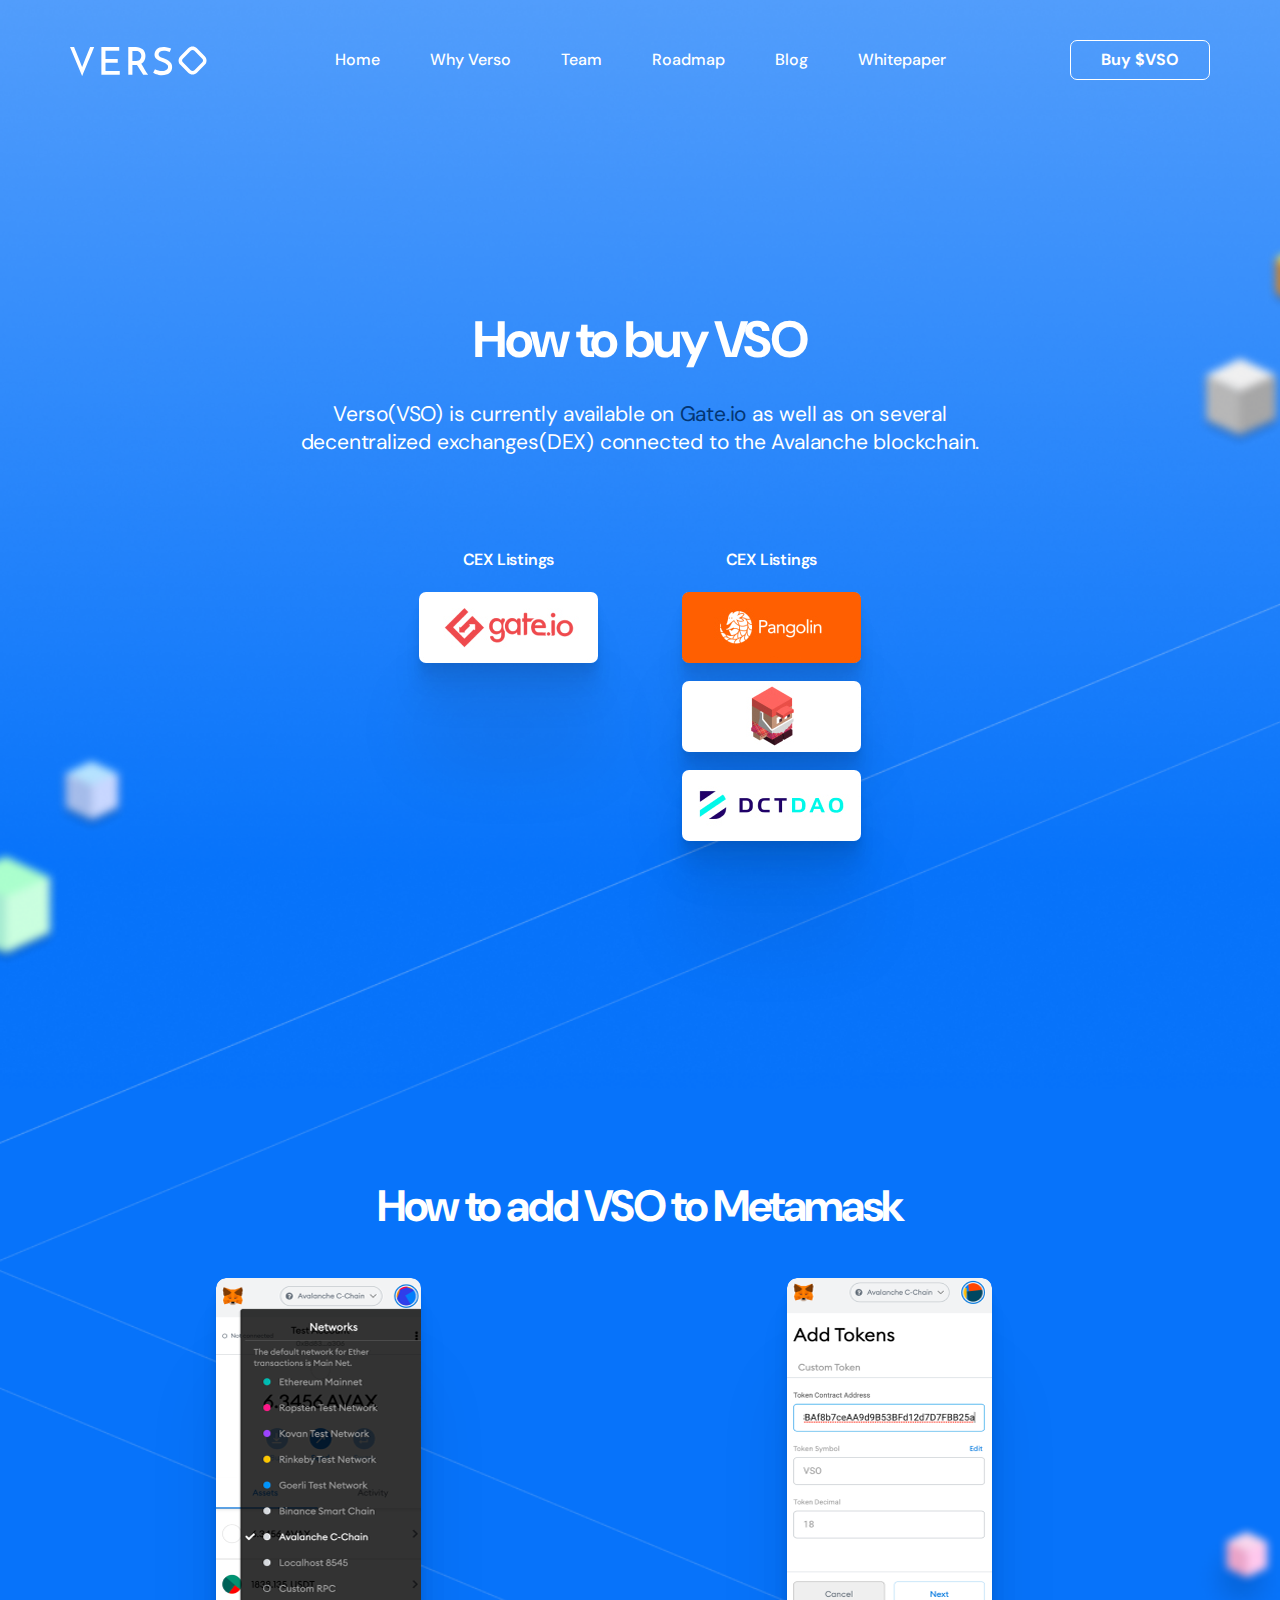
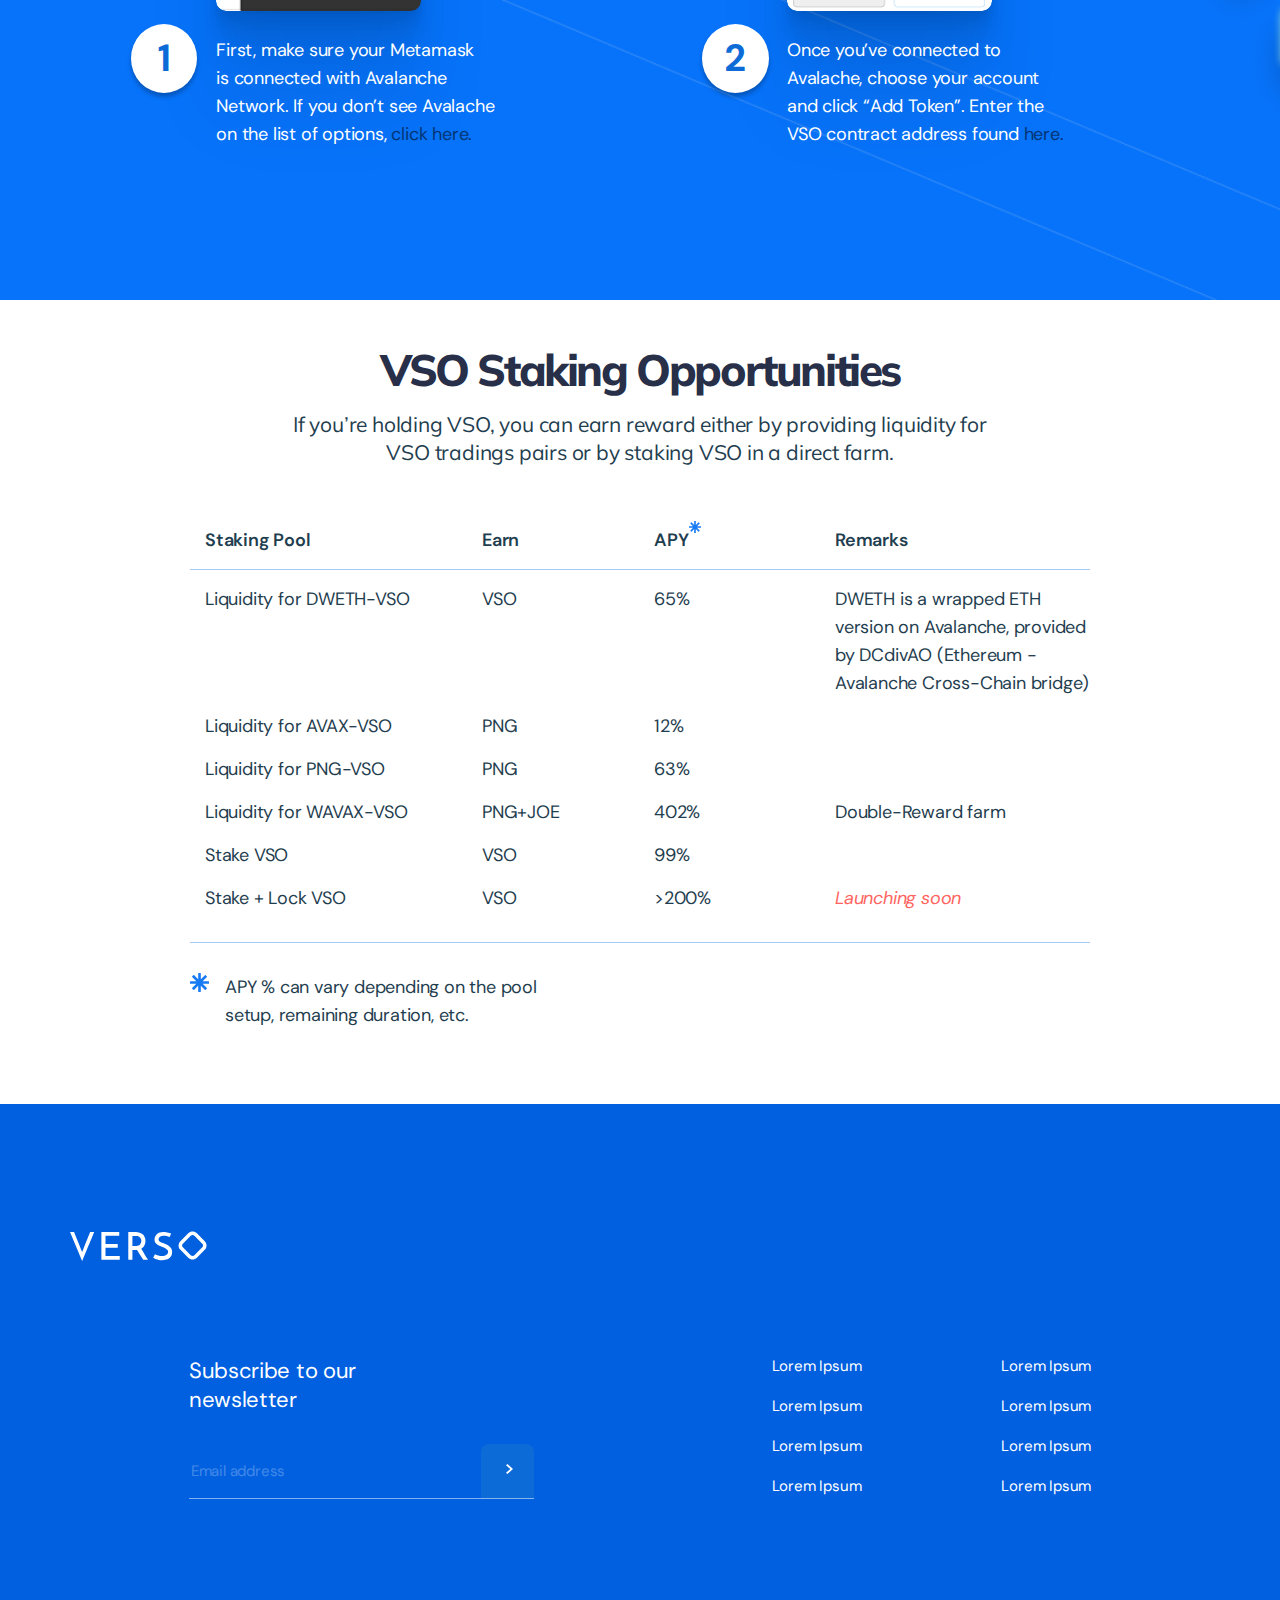
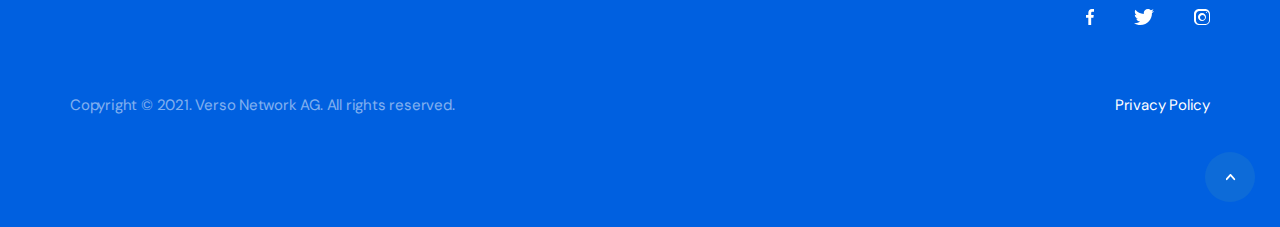
<file: VSO/index.html>
<!DOCTYPE html><html lang="en"><head>
    <meta charset="UTF-8">
    <meta name="viewport" content="width=device-width, initial-scale=1.0">
    <title>VERSO</title>
    <link rel="shortcut icon" type="image/png" href="images/icon.png">
    <link rel="preconnect" href="https://fonts.googleapis.com">
    <link rel="preconnect" href="https://fonts.gstatic.com" crossorigin>
    <link href="https://fonts.googleapis.com/css2?family=DM+Sans:ital,wght@0,400;0,500;0,700;1,400&amp;family=Mulish:wght@400;800&amp;display=swap" rel="stylesheet">
    <link rel="preconnect" href="https://fonts.googleapis.com">
    <link rel="preconnect" href="https://fonts.gstatic.com" crossorigin>
    <link href="https://fonts.googleapis.com/css2?family=Mulish:wght@400;800&amp;display=swap" rel="stylesheet">
    <link rel="stylesheet" href="css/style.css">
</head>

<body>

    <div class="wrappermain">
        <div class="container">
            <header class="header" id="header">
                <a class="logo__link" href="#"><img src="fonts/Logo.svg" alt class="logo"></a>
                <div class="header__btn" id="myDIV" onclick="addmenu()">
                    <span></span>
                </div>
                <nav class="nav ">

                    <ul class="nav__list ">
                        <li class="nav__item ">
                            <a href="# " class="nav__link ">Home</a>
                        </li>
                        <li class="nav__item ">
                            <a href="# " class="nav__link ">Why Verso</a>
                        </li>
                        <li class="nav__item ">
                            <a href="# " class="nav__link ">Team</a>
                        </li>
                        <li class="nav__item ">
                            <a href="# " class="nav__link ">Roadmap</a>
                        </li>
                        <li class="nav__item ">
                            <a href="# " class="nav__link ">Blog</a>
                        </li>
                        <li class="nav__item ">
                            <a href="# " class="nav__link ">Whitepaper</a>
                        </li>
                    </ul>

                </nav>
                <a href="# " class="header__link ">Buy $VSO</a>

                <div id="myDIV " class="rightside-menu ">
                    <a class="logo__link" href="#"><img src="fonts/Logo.svg" alt class="menu__logo"></a>
                    <div class="header__btn-menu" id="myDIV" >
                        <span></span>
                    </div>
                    <div class="rightside-menu__content ">
                        <ul class="rightside-menu__list ">

                            <div class="rightside-menu__list_one ">

                                <li class="rightside-menu__list__item "><a href="header-page/app/app.html " class="rightside-menu__list-link ">Home</a></li>

                                <li class="rightside-menu__list__item "><a href="header-page/document/document.html " class="rightside-menu__list-link ">Why Verso</a></li>

                                <li class="rightside-menu__list__item "><a href="header-page/literature/literature.html " class="rightside-menu__list-link ">Team</a></li>

                                <li class="rightside-menu__list__item "><a href="#wrapper-filter " class="rightside-menu__list-link " onclick="removemenu() ">Roadmap</a></li>

                                <li class="rightside-menu__list__item "><a href="#wrapper-filter " class="rightside-menu__list-link " onclick="removemenu() ">Blog</a></li>

                                <li class="rightside-menu__list__item "><a href="#wrapper-filter " class="rightside-menu__list-link " onclick="removemenu() ">Whitepaper</a></li>

                                <!-- <li class="rightside-menu__list__item "><a href="#wrapper-filter " class="rightside-menu__list-link ">Музыка</a></li> -->


                            </div>

                        </ul>

                    </div>
                </div>


            </header>
    </div>
        <section class="home ">
            <h1 class="home__title ">How to buy VSO</h1>
            <p class="home__subtitle ">Verso(VSO) is currently available on <a href="# " class="link ">Gate.io</a> as well as on several decentralized exchanges(DEX) connected to the Avalanche blockchain.</p>
            <div class="home__inner ">
                <div class="home__box-1 ">
                    <h3 class="home__box-title ">CEX Listings</h3>
                    <img src="images/4.jpg" alt=" " class="home__box-img ">
                </div>
                <div class="home__box-2 ">
                    <h3 class="home__box-title ">CEX Listings</h3>
                    <img src="images/1.jpg" alt=" " class="home__box-img ">
                    <img src="images/2.jpg" alt=" " class="home__box-img ">
                    <img src="images/3.jpg" alt=" " class="home__box-img ">
                </div>
            </div>
        </section>

        <section class="metamask ">
            <div class="container ">
                <div class="metamask__title ">How to add VSO to Metamask</div>
                <div class="metamask__inner ">
                    <div class="metamask__box-1 "> <!-- data-aos="fade-down" data-aos-duration="1500" -->
                        <img src="images/1.png" alt=" " class="metamask__box-img ">
                        <p class="metamask__box-text one ">
                            First, make sure your Metamask <br> is connected with Avalanche <br> Network. If you don’t see Avalache <br> on the list of options, <a class="link " href="# ">click here.</a>
                        </p>
                    </div>
                    <div class="metamask__box-2 "> <!-- data-aos="fade-up" data-aos-duration="1500" -->
                        <img src="images/2.png" alt=" " class="metamask__box-img ">
                        <p class="metamask__box-text too ">
                            Once you’ve connected to <br> Avalache, choose your account <br> and click “Add Token”. Enter the <br> VSO contract address found <a class="link " href="# ">here.</a>
                        </p>
                    </div>
                </div>
            </div>
        </section>

    </div>
    

    <section class="staking ">
        <div class="container ">
            <h2 class="staking__title ">
                VSO Staking Opportunities
            </h2>
            <h3 class="staking__subtitle ">
                If you’re holding VSO, you can earn reward either by providing liquidity for <br> VSO tradings pairs or by staking VSO in a direct farm.
            </h3>
            <div class="table "> <!-- data-aos="zoom-in" data-aos-duration="1300" -->
                <div class="row-one row ">
                    <div class="column-one-one column-title ">Staking Pool</div>
                    <div class="column-one-too column-title ">Earn</div>
                    <div class="column-one-three column-title apy ">APY</div>
                    <div class="column-one-for column-title ">Remarks</div>
                </div>
                <div class="row-too row ">
                    <div class="column-too-one ">Liquidity for DWETH-VSO</div>
                    <div class="column-too-too column-link ">VSO</div>
                    <div class="column-too-three ">65%</div>
                    <div class="column-too-for ">DWETH is a wrapped ETH <br> version on Avalanche, provided <br> by DCdivAO (Ethereum - <br> Avalanche Cross-Chain bridge)</div>
                </div>
                <div class="row-three row ">
                    <div class="column-three-one ">Liquidity for AVAX-VSO</div>
                    <div class="column-three-too column-link ">PNG</div>
                    <div class="column-three-three ">12%</div>
                </div>
                <div class="row-for row ">
                    <div class="column-for-one ">Liquidity for PNG-VSO</div>
                    <div class="column-for-too column-link ">PNG</div>
                    <div class="column-for-three ">63%</div>
                </div>
                <div class="row-fifth row ">
                    <div class="column-fifth-one ">Liquidity for WAVAX-VSO</div>
                    <div class="column-fifth-too column-link ">PNG+JOE</div>
                    <div class="column-fifth-three ">402%</div>
                    <div class="column-fifth-for ">Double-Reward farm</div>
                </div>
                <div class="row-six row ">
                    <div class="column-six-one ">Stake VSO</div>
                    <div class="column-six-too column-link ">VSO</div>
                    <div class="column-six-three ">99%</div>
                </div>
                <div class="row-seven row ">
                    <div class="column-seven-one ">Stake + Lock VSO</div>
                    <div class="column-seven-too column-link ">VSO</div>
                    <div class="column-seven-three ">>200%</div>
                    <div class="column-seven-for for ">Launching soon</div>
                </div>
                <div class="row-eight row ">
                    <div class="column-eight-one ">APY % can vary depending on the pool <br> setup, remaining duration, etc.</div>
                </div>
            </div>
        </div>
    </section>

    <footer class="footer ">
        <div class="container ">
            <a class="logo__link " href="# "><img src="fonts/Logo.svg" alt=" " class="footer__logo "></a>
            <div class="footer__inner ">
                <div class="footer__form ">
                    <h2 class="form__title ">Subscribe to our <br> newsletter</h2>
                    <form class="form ">

                        <input class="form__input" placeholder="Email address" type="text">
                        <button class="form__btn" type="submit"></button>
                        
                    </form>
                </div>
                <div class="footer__content ">
                    <ul class="footer__list ">
                        <li class="footer__item "><a href="# " class="footer__link ">Lorem Ipsum</a></li>
                        <li class="footer__item "><a href="# " class="footer__link ">Lorem Ipsum</a></li>
                        <li class="footer__item "><a href="# " class="footer__link ">Lorem Ipsum</a></li>
                        <li class="footer__item "><a href="# " class="footer__link ">Lorem Ipsum</a></li>
                    </ul>
                    <ul class="footer__list ">
                        <li class="footer__item "><a href="# " class="footer__link ">Lorem Ipsum</a></li>
                        <li class="footer__item "><a href="# " class="footer__link ">Lorem Ipsum</a></li>
                        <li class="footer__item "><a href="# " class="footer__link ">Lorem Ipsum</a></li>
                        <li class="footer__item "><a href="# " class="footer__link ">Lorem Ipsum</a></li>
                    </ul>
                </div>
            </div>
            <div class="footer__social ">
                <a href="# " class="footer__link ">
                    <img src="fonts/facebook.svg" alt=" " class="footer__img ">
                </a>
                <a href="# " class="footer__link ">
                    <img src="fonts/twitter.svg" alt=" " class="footer__img ">
                </a>
                <a href="# " class="footer__link ">
                    <img src="fonts/instagram.svg" alt=" " class="footer__img ">
                </a>
            </div>
            <div class="footer__info ">
                <p class="copyright ">Copyright © 2021. Verso Network AG. All rights reserved.</p>
                <a class="policy ">
                    Privacy Policy
                </a>
            </div>


        </div>
        <div class="footer__up-wrapper ">
            <a class="footer__up " id="up " href="#header ">

            </a>
        </div>
    </footer>







</body></html>
</file>
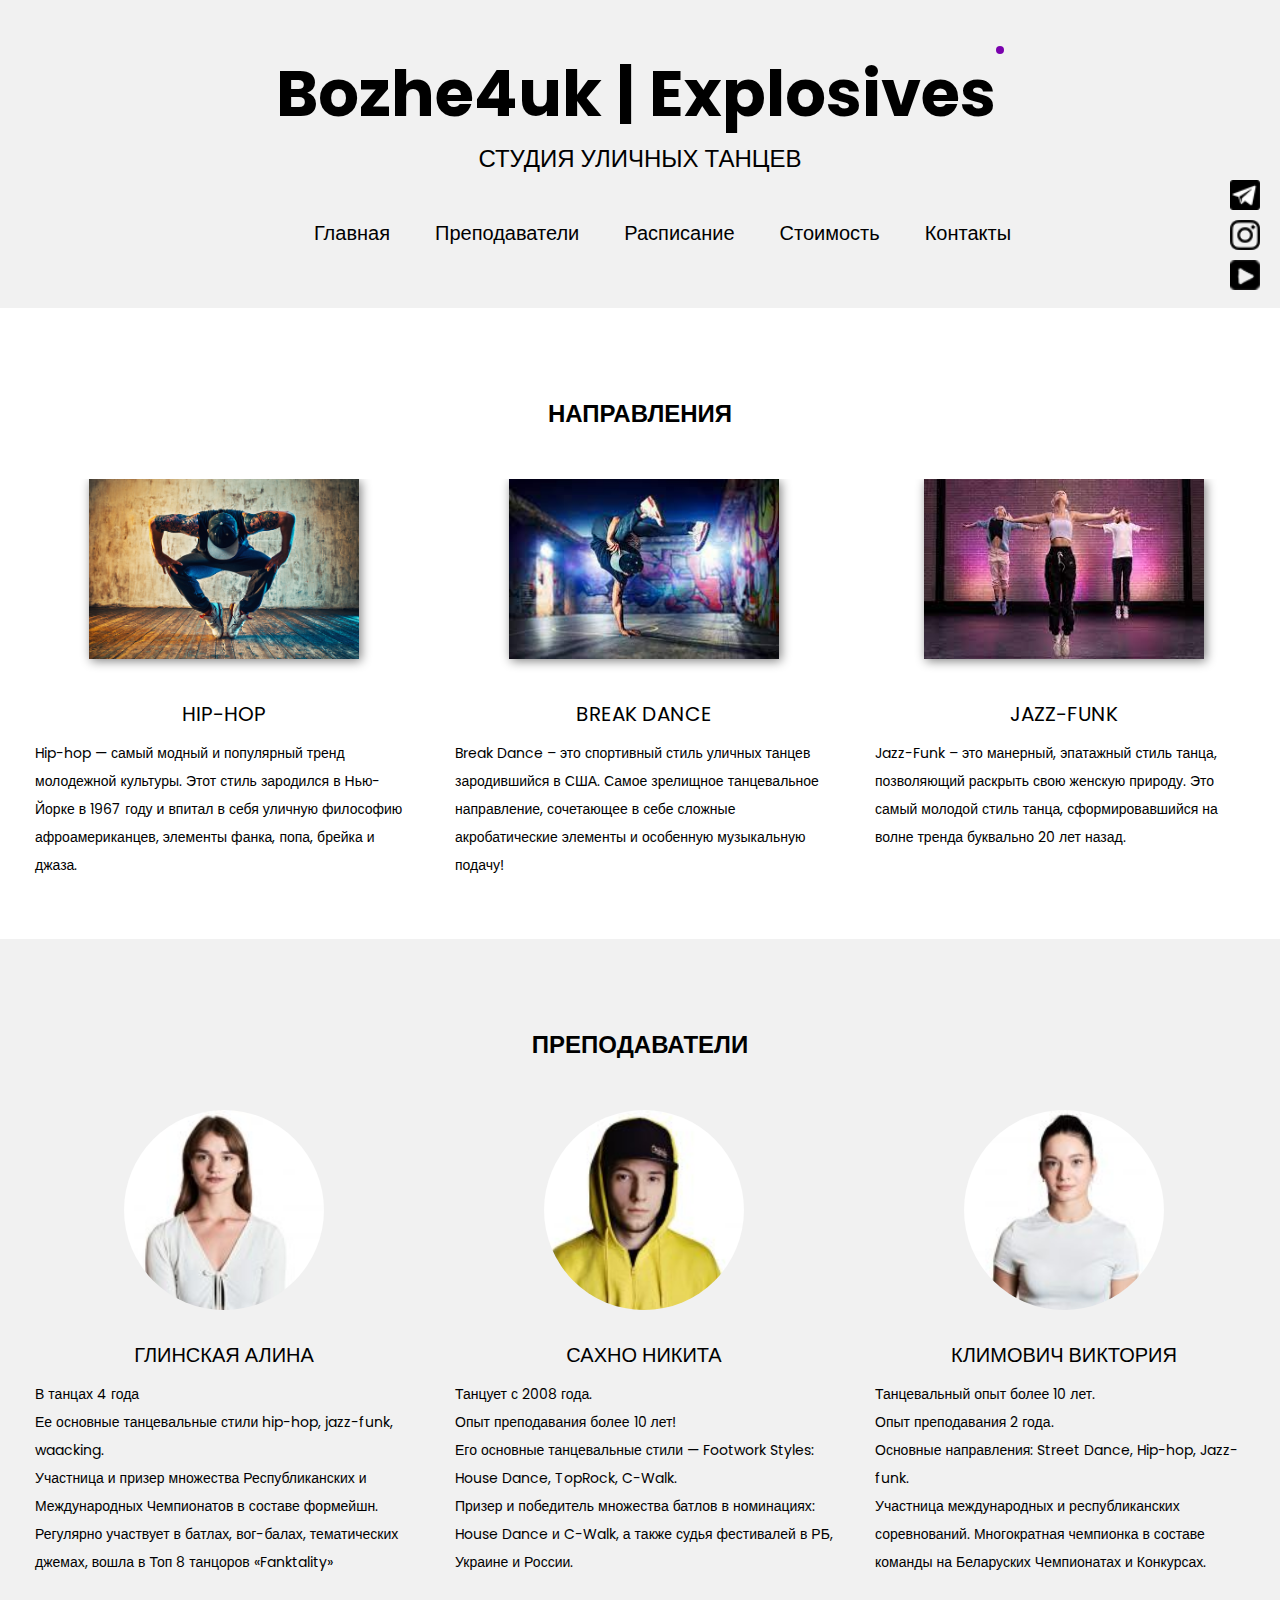
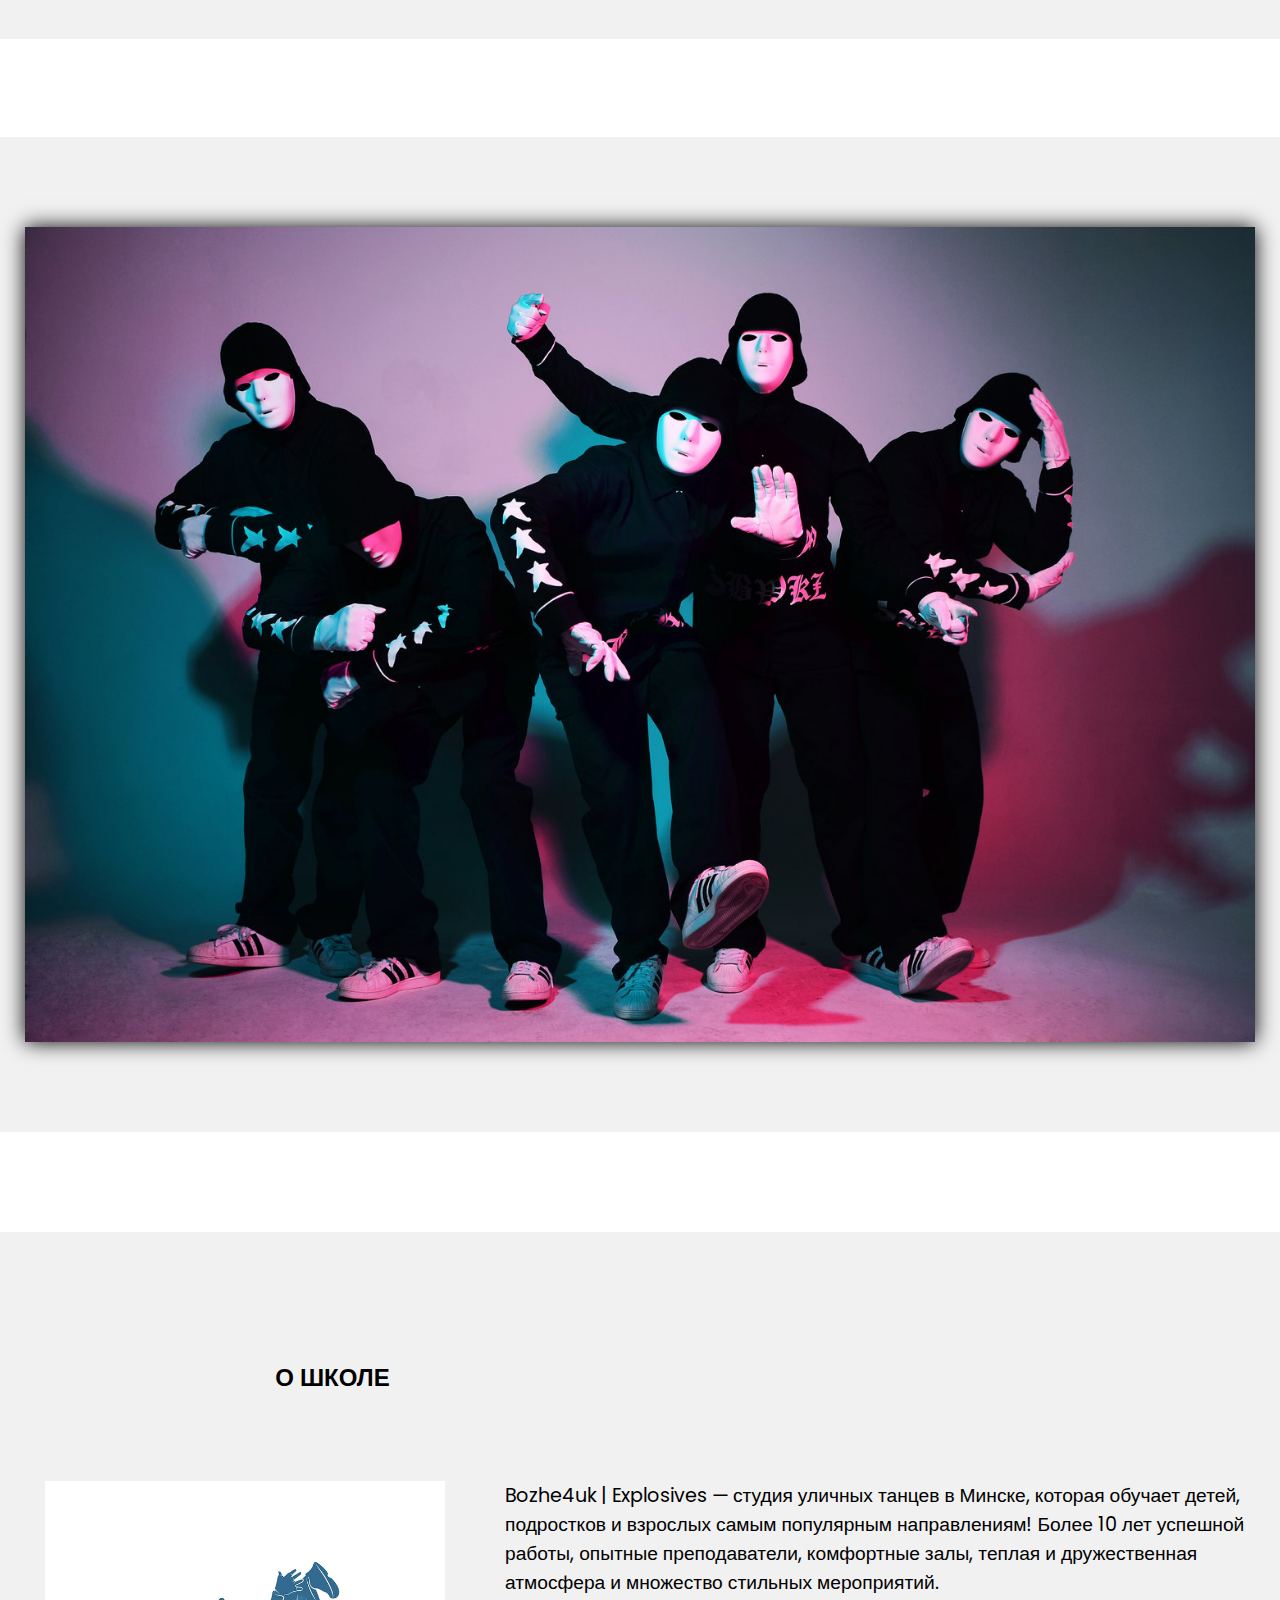
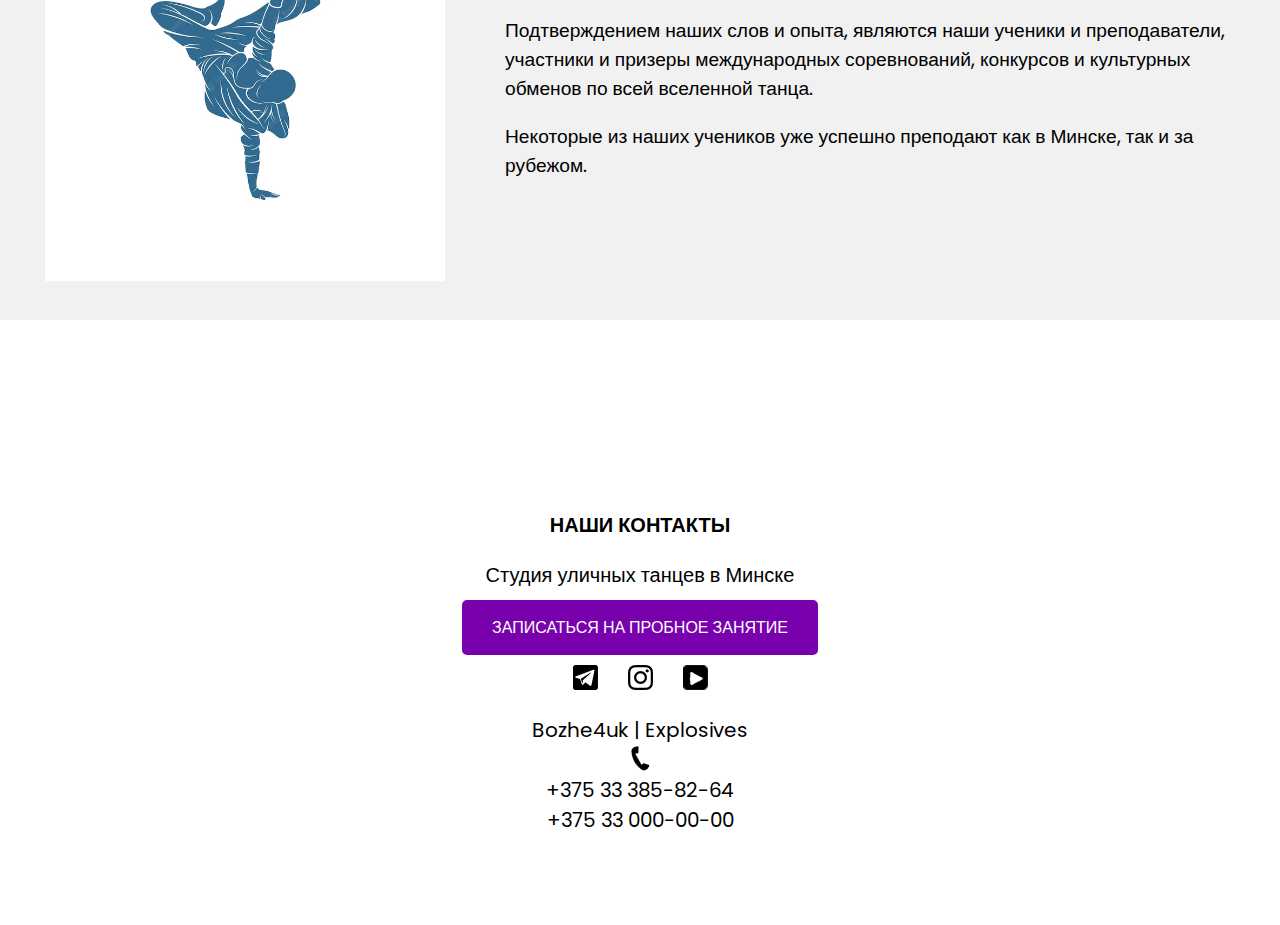
<file: Adaptiv-1lesson/main.html>
<!DOCTYPE html>
<html lang="en">
<head>
    <meta charset="UTF-8">
    <meta http-equiv="X-UA-Compatible" content="IE=edge">
    <meta name="viewport" content="width=device-width, initial-scale=1.0">
    <meta name="description" content="Студия уличных танцев в Минске самые топовые направления: Break Dance, Hip-Hop, Jazz-Funk."> 
    <meta name="Keywords" content="Break Dance, Hip-Hop, Jazz-Funk , Минск , Студия танцев , Танцы">
    <title>Bozhe4uk Explosives</title>
    <link rel="stylesheet" href="css/main.css">
    <link rel="stylesheet" href="css/media.css">
    <link rel="stylesheet" href="css/reset.css">
    <link rel="stylesheet" href="css/popup.css">


    <link rel="apple-touch-icon" sizes="180x180" href="favicons/apple-touch-icon.png">
    <link rel="icon" type="image/png" sizes="32x32" href="favicons/favicon-32x32.png">
    <link rel="icon" type="image/png" sizes="16x16" href="favicons/favicon-16x16.png">
    <link rel="manifest" href="favicons/site.webmanifest">
    <link rel="mask-icon" href="favicons/safari-pinned-tab.svg" color="#000000">
    <meta name="apple-mobile-web-app-title" content="Bozhe4uk |  Explosives">
    <meta name="application-name" content="Bozhe4uk |  Explosives">
    <meta name="msapplication-TileColor" content="#ffffff">
    <meta name="theme-color" content="#ffffff">

</head>
<body>


    <!-- Social network - Социальные сети -->
    <ul class="header__social-list" >
        <li class="header__social-item">
            <a href="#"  class="header__social-link" >
                <i class="fa fa-vk">
                    <img src="./img/icons/a555b8f4feb6863b9ddba0bca9bd1e4d_v.png" alt="Telegram" class="img">
                </i>
            </a>
        </li>
        <li class="header__social-item">
            <a href="https://instagram.com/bozhe4uk?igshid=YmMyMTA2M2Y=" target="_blank" class="header__social-link">
                <i class="fa fa-instagram">
                    <img src="./img/icons/aa315a4d64c006b1751593755b1d95d1_i.png" alt="Instagram" class="img">
                </i>
            </a>
        </li>
        <li class="header__social-item">
            <a href="#" target="_blank" class="header__social-link">
                <i class="fa fa-youtube">
                    <img src="./img/icons/a4c23b115daaaa3f514ac832b5c9e6f5_y.png" alt="Youtube" class="img">
                </i>
            </a>
        </li>
    </ul>

    <!-- Popup - Всплывающее окно -->

    <div class="popap_bg">
        <form class="popap">
            <img src="./img/icons/6065149.png" alt="" class="close-popap">
            <label>
                <input type="text" name="name">
                <div class="label_text">Ваше имя</div>
            </label>

            <label>
                <input type="text" name="name">
                <div class="label_text">Ваш телефон</div>
            </label>

            <label>
               <select >
                <option>Стиль</option>
                <option>Hip-hop</option>
                <option>Break Dance</option>
                <option>Jazz-Funk</option>
                <option>Требуется консультация</option>
               </select>
            </label>
            <button type="submit">Отправить</button>
        </form>
    </div>

    <!-- Header - Шапка -->

    <header class="header">
        <div class="container">
            <!-- Header Logo -->
            <div class="header-logo">
                <a href="#" class="logo"><h1>Bozhe4uk | Explosives</h1></a>
                <a class="logo-ru" href="#">СТУДИЯ УЛИЧНЫХ ТАНЦЕВ</a>
            </div>

            <!-- Header Nav -->
            <div class="header-nav">
                <nav id="nav" class="nav">
                    <ul class="nav-list">
                        <li class="hidden-item"></li>
                        <li class="nav-item"><a href="main.html" class="nav-link">Главная</a></li>
                        <li class="nav-item"><a href="#teachers" class="nav-link">Преподаватели</a></li>
                        <li class="nav-item"><a href="time-table.html" class="nav-link">Расписание</a></li>
                        <li class="nav-item"><a href="price.html" class="nav-link">Стоимость</a></li>
                        <li class="nav-item"><a href="#contacts" class="nav-link">Контакты</a></li>
                    </ul>
                </nav>
                <button id="nav-btn" class="nav-button">
                    <img id="nav-btn-img" src="./img/icons/NAV (1).svg" alt="nav-button">
                </button>
            </div>
        </div>
    </header>

    <!-- Direction - Направления  -->
    
    <section class="direction">
        <div class="container">
            <h3 class="caption">Направления</h3>
            <div class="direction-row">

                <div class="direction-card">
                    <div class="scale">
                        <a href="https://youtu.be/Cj3AV92fJ90?t=73">
                    <img src="./img/people/7a775953285149.592ede3de7dc7.jpg" alt="person" class="direction-card-img">
                        </a>
                    </div>
                    <h3 class="service-card-title"><a href="https://youtu.be/Cj3AV92fJ90?t=73" class="poh-pih">Hip-hop</a></h3>
                   <p>Hip-hop — самый модный и популярный тренд молодежной культуры. Этот стиль зародился в Нью-Йорке в 1967 году и впитал в себя уличную философию афроамериканцев, элементы фанка, попа, брейка и джаза. </p>
                </div>

                <div class="direction-card">
                    <div class="scale">
                        <a href="https://youtu.be/9QgdE9n0ENU">
                    <img src="./img/people/Без названия.jpg" alt="person" class="direction-card-img">
                        </a>
                    </div>
                    <h3 class="service-card-title"><a href="https://youtu.be/9QgdE9n0ENU" class="poh-pih">BREAK DANCE</a></h3>
                   <p>Break Dance – это спортивный стиль уличных танцев зародившийся в США. Самое зрелищное танцевальное направление, сочетающее в себе сложные акробатические элементы и особенную музыкальную подачу!</p>
                </div>


                <div class="direction-card">
                    <div class="scale">
                        <a href="https://youtu.be/lk9EScrWHfY?list=TLPQMDgxMjIwMjKJirjo5lq6dQ">
                    <img src="./img/people/Без названия (1).jpg" alt="person" class="direction-card-img">
                        </a>
                    </div>
                    <h3 class="service-card-title"><a href="https://youtu.be/lk9EScrWHfY?list=TLPQMDgxMjIwMjKJirjo5lq6dQ" class="poh-pih">JAZZ-FUNK</a></h3>
                   <p>Jazz-Funk  – это манерный, эпатажный стиль танца, позволяющий раскрыть свою женскую природу. Это самый молодой стиль танца, сформировавшийся на волне тренда буквально 20 лет назад.  </p>
                </div>

            </div>
        </div>
    </section>

    <!-- Teachers - Преподаватели -->

    <section class="direction direction-grey">
        <div class="container">
            <h3 class="caption" id="teachers">Преподаватели</h3>
            <div class="direction-row">

                <div class="direction-card ">
                    <img src="./img/people/photo_2022-09-15_15-13-02-9-150x150.jpg" alt="person" class="teachers-card-img">
                    <h3 class="service-card-title">ГЛИНСКАЯ АЛИНА</h3>
                   <p>В танцах 4 года <br> Ее основные танцевальные стили hip-hop, jazz-funk, waacking. <br> Участница и призер множества Республиканских и Международных Чемпионатов в составе формейшн. <br> Регулярно участвует в батлах, вог-балах, тематических джемах, вошла в Топ 8 танцоров «Fanktality» <br> </p>
                </div>

                <div class="direction-card">
                    <img src="./img/people/photo_2022-09-15_15-02-08-150x150.jpg" alt="person" class="teachers-card-img">
                    <h3 class="service-card-title">САХНО НИКИТА</h3>
                   <p>Танцует с 2008 года. <br> Опыт преподавания более 10 лет! <br> Его основные танцевальные стили — Footwork Styles: House Dance, TopRock, C-Walk. <br> Призер и победитель множества батлов в номинациях: House Dance и C-Walk, а также судья фестивалей в РБ, Украине и России. </p>
                </div>


                <div class="direction-card">
                    <img src="./img/people/photo_2022-09-15_15-13-02-5-150x150.jpg" alt="person" class="teachers-card-img">
                    <h3 class="service-card-title">КЛИМОВИЧ ВИКТОРИЯ</h3>
                   <p>Танцевальный опыт более 10 лет. <br> Опыт преподавания 2 года. <br> Основные направления:  Street Dance, Hip-hop,  Jazz-funk. <br> Участница международных и республиканских соревнований. Многократная чемпионка в составе команды на Беларуских Чемпионатах и Конкурсах.  </p>
                </div>

            </div>
        </div>
    </section>

    <hr size="100%" color="white">
    <!-- Jabbawockers -->
    <section class="img-dancers-section">
    <div class="container">
        <div class="img-dancers">
            <a href="https://youtu.be/SBTYRrsUWgA">
            <img src="./img/people/JBB_2513.jpg" alt="dancers" class="dancers">
            </a>
        </div>
    </div>
    </section>

    <!-- О нас  -->

    <section class="about_school">
        <div class="container">
            <div class="about-shool-row">
                <h3 class="caption">О школе</h3>
            </div>
            <div class="about-school-img">
                <img class="about-school-picture" src="./img/header/dancer-hip-hop-design-vector-template-street-dancer-silhouette-vector-illustration-break-dance-jazz-funk-rap-freestyle_647432-150.webp" alt="">
            </div>
        <div class="about-school-content">
            <div class="about-school-text">
                <p class="text-about-as">Bozhe4uk | Explosives  —  студия уличных танцев в Минске, которая обучает детей, подростков и взрослых самым популярным направлениям! Более 10 лет успешной работы, опытные преподаватели, комфортные залы, теплая и дружественная атмосфера и множество стильных мероприятий.</p>
                <p >Подтверждением наших слов и опыта, являются наши ученики и преподаватели, участники и призеры международных соревнований, конкурсов и культурных обменов по всей вселенной танца.</p>
                <p >Некоторые из наших учеников уже успешно преподают как в Минске, так и за рубежом.</p>
            </div>
        </div>
        </div>
    </section>

    <!-- ................. -->


    <footer class="contacts">
        <div class="container">
            <div class="contacts-title">
                <h2 class="title-1">Наши контакты</h2>
            </div>
            <div class="contactacts-content">
                <p >Студия уличных танцев в Минске</p>
            </div>
            <div class="contacts-btn">
                <a href="#!" class="btn open-popap"><p class="btn-text" id="contacts">Записаться на пробное занятие</p></a>
            </div>
            <div class="contacts-social">
                <a href="#!"><img src="./img/icons/a555b8f4feb6863b9ddba0bca9bd1e4d_v.png" alt="Telegram"></a>
                <a href="https://instagram.com/bozhe4uk?igshid=YmMyMTA2M2Y="><img src="./img/icons/aa315a4d64c006b1751593755b1d95d1_i.png" alt="Instagram"></a>
                <a href="#!"><img src="./img/icons/a4c23b115daaaa3f514ac832b5c9e6f5_y.png" alt="Youtube"></a>
            </div>

            <div class="">
                <a href="#" class="end-logo">Bozhe4uk | Explosives</a>
                  <div class="">
                    <img src="./img/icons/cc59f40fb33df2713f601dd2d5f42aeb_555.png" alt="Phone">
                    <div class=""> 
                        +375 33 385-82-64<br>+375 33 000-00-00<br> 
                    </div> 
                </div> 
            </div>
        </div>
    </footer>
    <script src="main.js"></script>
    <script src="script.js"></script>
</body>
</html>
</file>
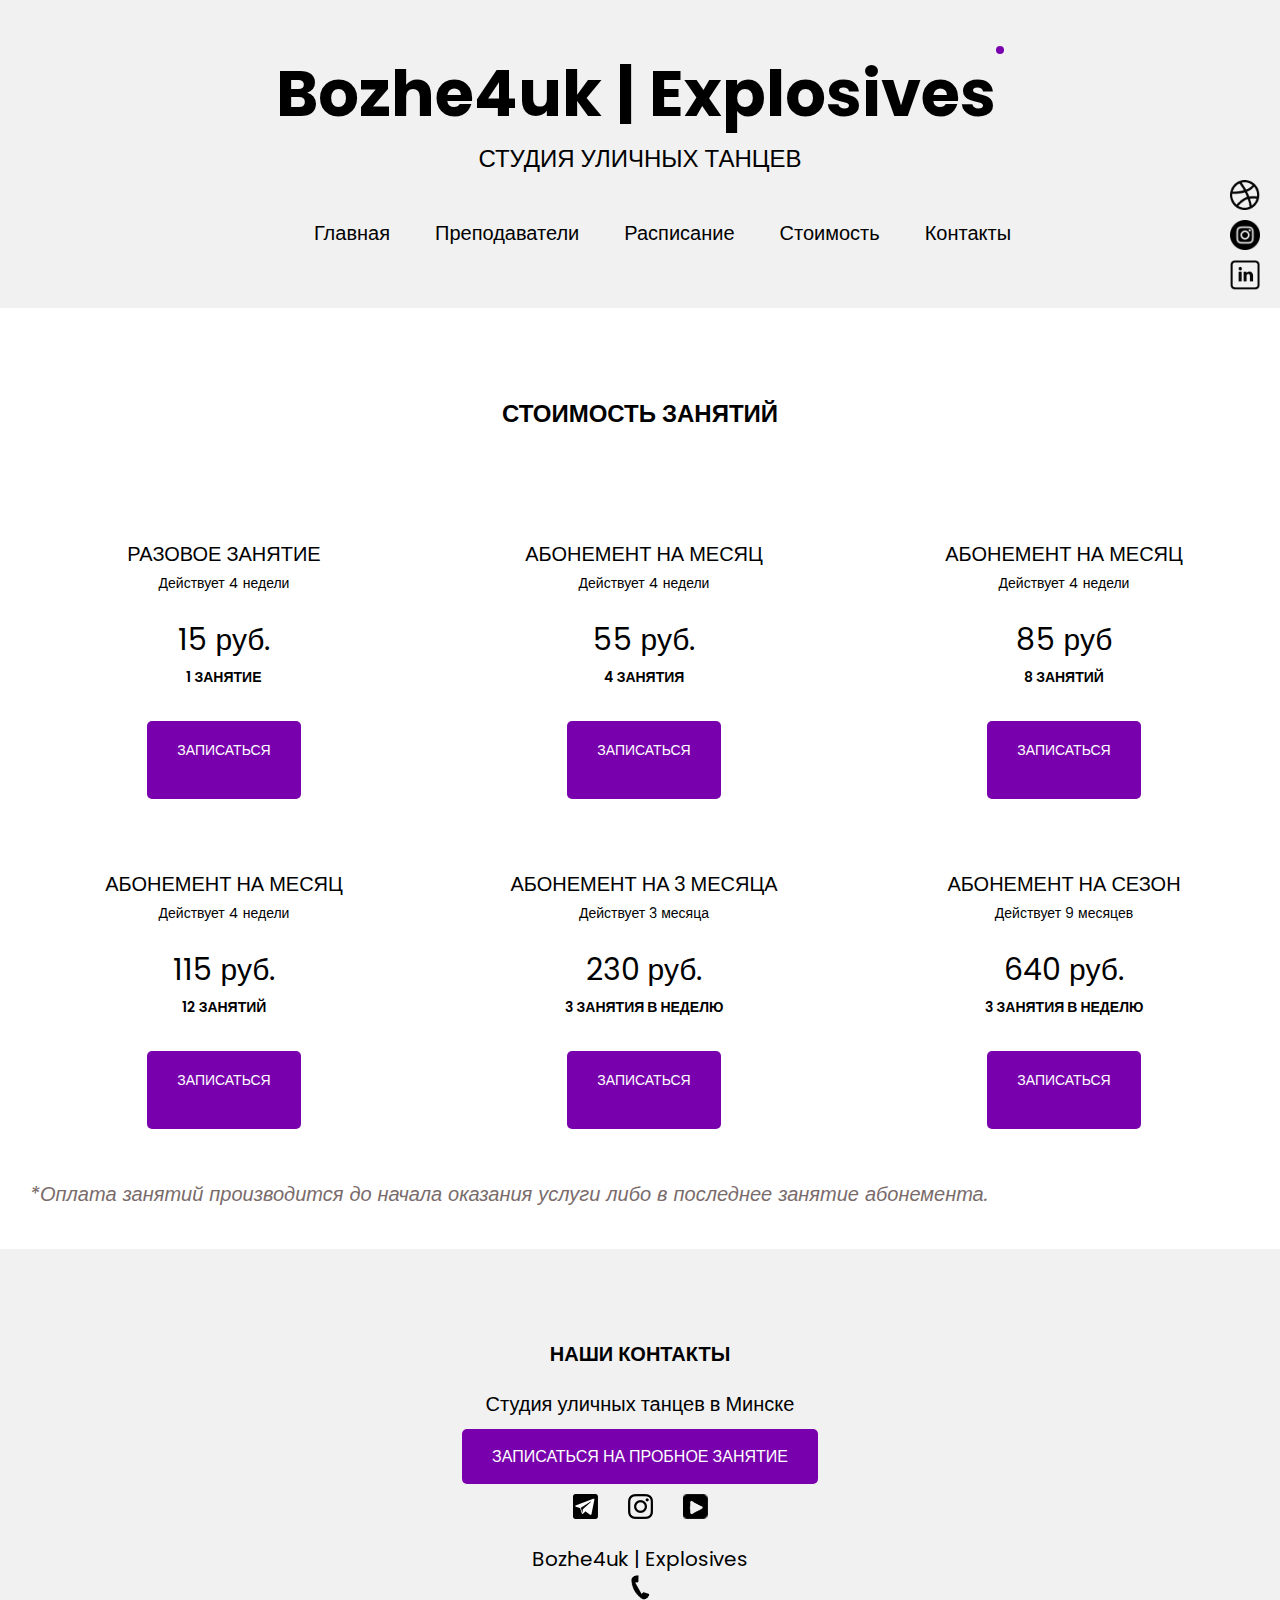
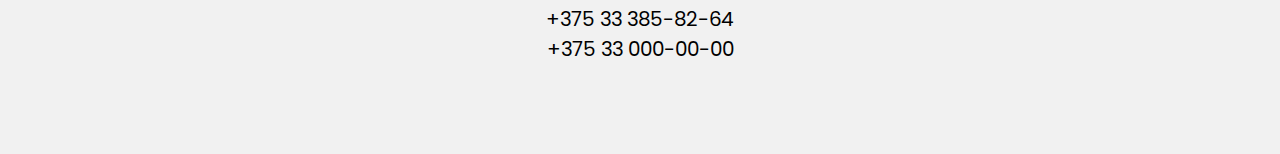
<file: Adaptiv-1lesson/price.html>
<!DOCTYPE html>
<html lang="en">
<head>
    <meta charset="UTF-8">
    <meta http-equiv="X-UA-Compatible" content="IE=edge">
    <meta name="viewport" content="width=device-width, initial-scale=1.0">
    <meta name="description" content="Студия уличных танцев в Минске самые топовые направления: Break Dance, Hip-Hop, Jazz-Funk."> 
    <meta name="Keywords" content="Break Dance, Hip-Hop, Jazz-Funk , Минск , Студия танцев , Танцы">
    <title>Bozhe4uk Explosives</title>
    <link rel="stylesheet" href="css/main.css">
    <link rel="stylesheet" href="css/media.css">
    <link rel="stylesheet" href="css/reset.css">
    <link rel="stylesheet" href="css/popup.css">
    <link rel="stylesheet" href="./css/price.css">


    <link rel="apple-touch-icon" sizes="180x180" href="favicons/apple-touch-icon.png">
    <link rel="icon" type="image/png" sizes="32x32" href="favicons/favicon-32x32.png">
    <link rel="icon" type="image/png" sizes="16x16" href="favicons/favicon-16x16.png">
    <link rel="manifest" href="favicons/site.webmanifest">
    <link rel="mask-icon" href="favicons/safari-pinned-tab.svg" color="#000000">
    <meta name="apple-mobile-web-app-title" content="Bozhe4uk |  Explosives">
    <meta name="application-name" content="Bozhe4uk |  Explosives">
    <meta name="msapplication-TileColor" content="#ffffff">
    <meta name="theme-color" content="#ffffff">

</head>
<body>


    <!-- Social network - Социальные сети -->
    <ul class="header__social-list" >
        <li class="header__social-item">
            <a href="#" target="_blank" class="header__social-link" >
                <i class="fa fa-vk">
                    <img src="./img/icons/surface1 7 (1).png" alt="Dribble" class="img">
                </i>
            </a>
        </li>
        <li class="header__social-item">
            <a href="https://instagram.com/bozhe4uk?igshid=YmMyMTA2M2Y="  class="header__social-link">
                <i class="fa fa-instagram">
                    <img src="./img/icons/free-icon-instagram-1384015 (1).png" alt="Instagram" class="img">
                </i>
            </a>
        </li>
        <li class="header__social-item">
            <a href="#" target="_blank" class="header__social-link">
                <i class="fa fa-youtube">
                    <img src="./img/icons/Group 2 (1).png" alt="Linkedin" class="img">
                </i>
            </a>
        </li>
    </ul>

    <!-- Popup - Всплывающее окно -->

    <div class="popap_bg">
        <form class="popap">
            <img src="./img/icons/6065149.png" alt="" class="close-popap">
            <label>
                <input type="text" name="name">
                <div class="label_text">Ваше имя</div>
            </label>

            <label>
                <input type="text" name="name">
                <div class="label_text">Ваш телефон</div>
            </label>

            <label>
               <select >
                <option>Стиль</option>
                <option>Street Dance</option>
                <option>Break Dance</option>
                <option>Jazz-Funk</option>
                <option>Требуется консультация</option>
               </select>
            </label>
            <button type="submit">Отправить</button>
        </form>
    </div>

    <!-- Header - Шапка -->

    <header class="header">
        <div class="container">
            <!-- Header Logo -->
            <div class="header-logo">
                <a href="#" class="logo"><h1>Bozhe4uk | Explosives</h1></a>
                <a class="logo-ru" href="#">СТУДИЯ УЛИЧНЫХ ТАНЦЕВ</a>
            </div>

            <!-- Header Nav -->
            <div class="header-nav">
                <nav id="nav" class="nav">
                    <ul class="nav-list">
                        <li class="hidden-item"></li>
                        <li class="nav-item"><a href="main.html" class="nav-link">Главная</a></li>
                        <li class="nav-item"><a href="main.html#teachers" class="nav-link">Преподаватели</a></li>
                        <li class="nav-item"><a href="time-table.html" class="nav-link">Расписание</a></li>
                        <li class="nav-item"><a href="price.html" class="nav-link">Стоимость</a></li>
                        <li class="nav-item"><a href="#contacts" class="nav-link">Контакты</a></li>
                    </ul>
                </nav>
                <button id="nav-btn" class="nav-button">
                    <img id="nav-btn-img" src="./img/icons/NAV (1).svg" alt="nav-button">
                </button>
            </div>
        </div>
    </header>

    <!-- Price  -->
    
    <section class="direction direction-price">
        <div class="container">
            <h3 class="caption">СТОИМОСТЬ ЗАНЯТИЙ</h3>
            <div class="direction-row">

                <div class="direction-card">
                 <h3 class="price-card-title">РАЗОВОЕ ЗАНЯТИЕ</h3>
                 <p class="price-card-text">Действует 4 недели</p>
                 <div class="price-card">
                    <span class="value">
                        15 руб.
                    </span>
                 </div>
                 <p class="title-1">1 занятие</p>
                 <div class="contacts-btn">
                    <a href="#!" class="btn open-popap"><p class="btn-text" id="contacts">Записаться</p></a>
                </div>
                </div>

              
                <div class="direction-card">
                    <h3 class="price-card-title">АБОНЕМЕНТ НА МЕСЯЦ</h3>
                    <p class="price-card-text">Действует 4 недели</p>
                    <div class="price-card">
                       <span class="value">
                        55 руб.
                       </span>
                    </div>
                    <p class="title-1">4 занятия</p>
                    <div class="contacts-btn">
                       <a href="#!" class="btn open-popap"><p class="btn-text" id="contacts">Записаться</p></a>
                   </div>
                   </div>


               
                   <div class="direction-card">
                    <h3 class="price-card-title">АБОНЕМЕНТ НА МЕСЯЦ</h3>
                    <p class="price-card-text">Действует 4 недели</p>
                    <div class="price-card">
                       <span class="value">
                        85 руб
                       </span>
                    </div>
                    <p class="title-1">8 занятий</p>
                    <div class="contacts-btn">
                       <a href="#!" class="btn open-popap"><p class="btn-text" id="contacts">Записаться</p></a>
                   </div>
                   </div>


                   
                <div class="direction-card">
                    <h3 class="price-card-title">АБОНЕМЕНТ НА МЕСЯЦ</h3>
                    <p class="price-card-text">Действует 4 недели</p>
                    <div class="price-card">
                       <span class="value">
                        115 руб.
                       </span>
                    </div>
                    <p class="title-1">12 занятий</p>
                    <div class="contacts-btn">
                       <a href="#!" class="btn open-popap"><p class="btn-text" id="contacts">Записаться</p></a>
                   </div>
                   </div>


                   
                <div class="direction-card">
                    <h3 class="price-card-title">АБОНЕМЕНТ НА 3 МЕСЯЦА</h3>
                    <p class="price-card-text">Действует 3 месяца</p>
                    <div class="price-card">
                       <span class="value">
                        230 руб.
                       </span>
                    </div>
                    <p class="title-1">3 занятия в неделю</p>
                    <div class="contacts-btn">
                       <a href="#!" class="btn open-popap"><p class="btn-text" id="contacts">Записаться</p></a>
                   </div>
                   </div>


                   
                <div class="direction-card">
                    <h3 class="price-card-title">АБОНЕМЕНТ НА СЕЗОН</h3>
                    <p class="price-card-text">Действует 9 месяцев</p>
                    <div class="price-card">
                       <span class="value">
                        640 руб.
                       </span>
                    </div>
                    <p class="title-1">3 занятия в неделю</p>
                    <div class="contacts-btn">
                       <a href="#!" class="btn open-popap"><p class="btn-text" id="contacts">Записаться</p></a>
                   </div>
                   </div>
                   <p class="oplata">*Оплата занятий производится до начала оказания услуги либо в последнее занятие абонемента.</p>
            </div>
        </div>
    </section>

    <!-- ................. -->


    <footer class="contacts">
        <div class="container">
            <div class="contacts-title">
                <h2 class="title-1">Наши контакты</h2>
            </div>
            <div class="contactacts-content">
                <p >Студия уличных танцев в Минске</p>
            </div>
            <div class="contacts-btn">
                <a href="#!" class="btn open-popap"><p class="btn-text" id="contacts">ЗАПИСАТЬСЯ НА ПРОБНОЕ ЗАНЯТИЕ</p></a>
            </div>
            <div class="contacts-social">
                <a href="#!"><img src="./img/icons/a555b8f4feb6863b9ddba0bca9bd1e4d_v.png" alt="Telegram"></a>
                <a href="https://instagram.com/bozhe4uk?igshid=YmMyMTA2M2Y="><img src="./img/icons/aa315a4d64c006b1751593755b1d95d1_i.png" alt="Instagram"></a>
                <a href="#!"><img src="./img/icons/a4c23b115daaaa3f514ac832b5c9e6f5_y.png" alt="Youtube"></a>
            </div>

            <div class="">
                <a href="#" class="end-logo">Bozhe4uk | Explosives</a>
                  <div class="">
                    <img src="./img/icons/cc59f40fb33df2713f601dd2d5f42aeb_555.png" alt="Phone">
                    <div class=""> 
                        +375 33 385-82-64<br>+375 33 000-00-00<br> 
                    </div> 
                </div> 
            </div>
        </div>
    </footer>
    <script src="main.js"></script>
    <script src="script.js"></script>
</body>
</html>
</file>
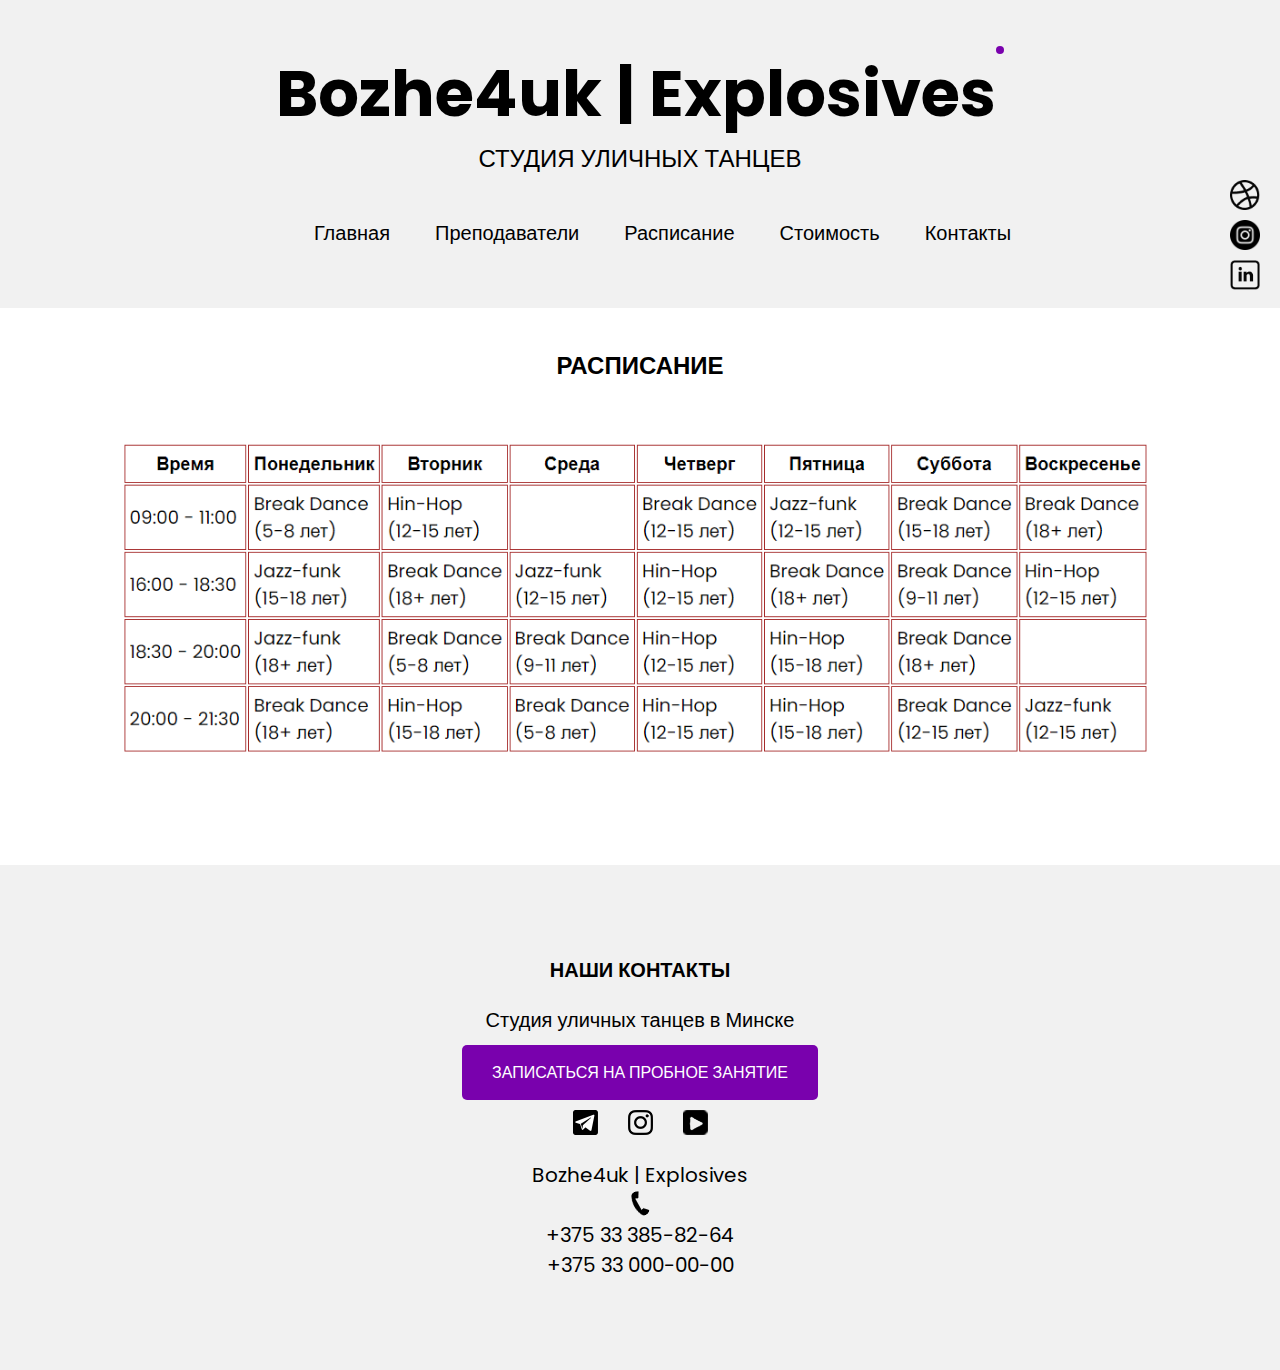
<file: Adaptiv-1lesson/time-table.html>
<!DOCTYPE html>
<html lang="en">
<head>
    <meta charset="UTF-8">
    <meta http-equiv="X-UA-Compatible" content="IE=edge">
    <meta name="viewport" content="width=device-width, initial-scale=1.0">
    <meta name="description" content="Студия уличных танцев в Минске самые топовые направления: Break Dance, Hip-Hop, Jazz-Funk."> 
    <meta name="Keywords" content="Break Dance, Hip-Hop, Jazz-Funk , Минск , Студия танцев , Танцы">
    <title>Bozhe4uk Explosives</title>
    <link rel="stylesheet" href="css/main.css">
    <link rel="stylesheet" href="css/media.css">
    <link rel="stylesheet" href="css/reset.css">
    <link rel="stylesheet" href="css/popup.css">
    <link rel="stylesheet" href="css/price.css">


    <link rel="apple-touch-icon" sizes="180x180" href="favicons/apple-touch-icon.png">
    <link rel="icon" type="image/png" sizes="32x32" href="favicons/favicon-32x32.png">
    <link rel="icon" type="image/png" sizes="16x16" href="favicons/favicon-16x16.png">
    <link rel="manifest" href="favicons/site.webmanifest">
    <link rel="mask-icon" href="favicons/safari-pinned-tab.svg" color="#000000">
    <meta name="apple-mobile-web-app-title" content="Bozhe4uk |  Explosives">
    <meta name="application-name" content="Bozhe4uk |  Explosives">
    <meta name="msapplication-TileColor" content="#ffffff">
    <meta name="theme-color" content="#ffffff">

</head>
<body>


    <!-- Social network - Социальные сети -->
    <ul class="header__social-list" >
        <li class="header__social-item">
            <a href="#" class="header__social-link" >
                <i class="fa fa-vk">
                    <img src="./img/icons/surface1 7 (1).png" alt="Dribble" class="img">
                </i>
            </a>
        </li>
        <li class="header__social-item">
            <a href="https://instagram.com/bozhe4uk?igshid=YmMyMTA2M2Y=" target="_blank" class="header__social-link">
                <i class="fa fa-instagram">
                    <img src="./img/icons/free-icon-instagram-1384015 (1).png" alt="Instagram" class="img">
                </i>
            </a>
        </li>
        <li class="header__social-item">
            <a href="#" target="_blank" class="header__social-link">
                <i class="fa fa-youtube">
                    <img src="./img/icons/Group 2 (1).png" alt="Linkedin" class="img">
                </i>
            </a>
        </li>
    </ul>

    <!-- Popup - Всплывающее окно -->

    <div class="popap_bg">
        <form class="popap">
            <img src="./img/icons/6065149.png" alt="" class="close-popap">
            <label>
                <input type="text" name="name">
                <div class="label_text">Ваше имя</div>
            </label>

            <label>
                <input type="text" name="name">
                <div class="label_text">Ваш телефон</div>
            </label>

            <label>
               <select >
                <option>Стиль</option>
                <option>Street Dance</option>
                <option>Break Dance</option>
                <option>Jazz-Funk</option>
                <!-- <option>Требуется консультация</option> -->
               </select>
            </label>
            <button type="submit">Отправить</button>
        </form>
    </div>

    <!-- Header - Шапка -->

    <header class="header">
        <div class="container">
            <!-- Header Logo -->
            <div class="header-logo">
                <a href="#" class="logo"><h1>Bozhe4uk | Explosives</h1></a>
                <a class="logo-ru" href="#">СТУДИЯ УЛИЧНЫХ ТАНЦЕВ</a>
            </div>

            <!-- Header Nav -->
            <div class="header-nav">
                <nav id="nav" class="nav">
                    <ul class="nav-list">
                        <li class="hidden-item"></li>
                        <li class="nav-item"><a href="main.html" class="nav-link">Главная</a></li>
                        <li class="nav-item"><a href="main.html" class="nav-link">Преподаватели</a></li>
                        <li class="nav-item"><a href="time-table.html" class="nav-link">Расписание</a></li>
                        <li class="nav-item"><a href="price.html" class="nav-link">Стоимость</a></li>
                        <li class="nav-item"><a href="#contacts" class="nav-link">Контакты</a></li>
                    </ul>
                </nav>
                <button id="nav-btn" class="nav-button">
                    <img id="nav-btn-img" src="./img/icons/NAV (1).svg" alt="nav-button">
                </button>
            </div>
        </div>
    </header>

    <!-- Расписание  -->
    <section class="direction direction-time">
        <div class="container-time">
            <h3 class="caption-time-table">Расписание</h3>
            <div class="time-table-img">
                <img src="203241.png" class="work-time" alt="">
            </div>
        </div>
    </section>
  

    <!-- ................. -->


    <footer class="contacts">
        <div class="container">
            <div class="contacts-title">
                <h2 class="title-1">Наши контакты</h2>
            </div>
            <div class="contactacts-content">
                <p>Студия уличных танцев в Минске</p>
            </div>
            <div class="contacts-btn">
                <a href="#!" class="btn open-popap"><p class="btn-text" id="contacts">Записаться на пробное занятие</p></a>
            </div>
            <div class="contacts-social">
                <a href="#!"><img src="./img/icons/a555b8f4feb6863b9ddba0bca9bd1e4d_v.png" alt="Telegram"></a>
                <a href="https://instagram.com/bozhe4uk?igshid=YmMyMTA2M2Y="><img src="./img/icons/aa315a4d64c006b1751593755b1d95d1_i.png" alt="Instagram"></a>
                <a href="#!"><img src="./img/icons/a4c23b115daaaa3f514ac832b5c9e6f5_y.png" alt="Youtube"></a>
            </div>

            <div class="">
                <a href="#" class="end-logo">Bozhe4uk | Explosives</a>
                  <div class="">
                    <img src="./img/icons/cc59f40fb33df2713f601dd2d5f42aeb_555.png" alt="Phone">
                    <div class=""> 
                        +375 33 385-82-64<br>+375 33 000-00-00<br> 
                    </div> 
                </div> 
            </div>
        </div>
    </footer>
    <script src="main.js"></script>
    <script src="script.js"></script>
</body>
</html>








       <!-- <table class="time-table">
        
                <tr class="time time-days">
                    <th>Время</th>
                    <th>Понедельник</th>
                    <th>Вторник</th>
                    <th>Среда</th>
                    <th>Четверг</th>
                    <th>Пятница</th>
                    <th>Суббота</th>
                    <th>Воскресенье</th>
                </tr>
        
                <tr class="time">
                    <td>09:00 - 11:00</td>
                    <td>Break Dance <br>(5-8 лет)</td>
                    <td>Hin-Hop <br>(12-15 лет)</td>
                    <td></td>
                    <td>Break Dance <br>(12-15 лет)</td>
                    <td>Jazz-funk <br>(12-15 лет)</td>
                    <td>Break Dance <br> (15-18 лет)</td>
                    <td>Break Dance <br> (18+ лет)</td>
                </tr>
        
                <tr class="time">
                    <td>16:00 - 18:30</td>
                    <td>Jazz-funk <br> (15-18 лет)</td>
                    <td>Break Dance <br> (18+ лет)</td>
                    <td>Jazz-funk <br> (12-15 лет)</td>
                    <td>Hin-Hop <br> (12-15 лет)</td>
                    <td>Break Dance <br> (18+ лет)</td>
                    <td>Break Dance <br> (9-11 лет)</td>
                    <td>Hin-Hop <br> (12-15 лет)</td>
                </tr>
                <tr class="time">
                    <td>18:30 - 20:00</td>
                    <td>Jazz-funk <br> (18+ лет)</td>
                    <td>Break Dance <br> (5-8 лет)</td>
                    <td>Break Dance <br> (9-11 лет)</td>
                    <td>Hin-Hop <br> (12-15 лет)</td>
                    <td>Hin-Hop <br> (15-18 лет)</td>
                    <td>Break Dance <br> (18+ лет)</td>
                    <td></td>
                </tr>
                <tr class="time">
                    <td>20:00 - 21:30</td>
                    <td>Break Dance <br>(18+ лет)</td>
                    <td>Hin-Hop <br>(15-18 лет)</td>
                    <td>Break Dance <br>(5-8 лет)</td>
                    <td>Hin-Hop <br> (12-15 лет)</td>
                    <td>Hin-Hop <br>(15-18 лет)</td>
                    <td>Break Dance <br>(12-15 лет)</td>
                    <td>Jazz-funk <br>(12-15 лет)</td>
                </tr>
        
            </table> -->
</file>
<file: VSO/css/style.css>
html {
    -webkit-box-sizing: border-box;
    box-sizing: border-box
}
*, *::after, *::before {
    -webkit-box-sizing: inherit;
    box-sizing: inherit
}
ul[class], ol[class] {
    padding: 0;
}
body, h1, h2, h3, h4, h5, h6, p, ul, ol, li, figure, figcaption, blockquote, dl, dd {
    margin: 0;
}
ul[class] {
    list-style: none
}
img {
    max-width: 100%;
    display: block
}
input, button, textarea, select {
    font: inherit
}
a {
    text-decoration: none
}
html, body {
    height: 100%;
    color: #fff;
    font-family: 'DM Sans', sans-serif;
    font-size: 15px;
    line-height: 20px;
    font-weight: 400;
    max-width: 100%
}
.wrapper {
    display: -webkit-box;
    display: -ms-flexbox;
    display: flex;
    -webkit-box-orient: vertical;
    -webkit-box-direction: normal;
    -ms-flex-direction: column;
    flex-direction: column;
    min-height: 100%
}
.main {
    -webkit-box-flex: 1;
    -ms-flex: 1 0 auto;
    flex: 1 0 auto
}
.footer {
    -webkit-box-flex: 0;
    -ms-flex: 0 0 auto;
    flex: 0 0 auto
}
.container {
    max-width: 1170px;
    margin: 0 auto;
    padding: 0 15px
}
img {
    max-width: 100%
}
tr {
    vertical-align: baseline
}
.wrappermain {
    background: url("../images/home.png");
    background-repeat: no-repeat;
    background-size: cover;
    background-position: top center;
    min-height: 1900px;
    color: #fff
}
.header {
    display: -webkit-box;
    display: -ms-flexbox;
    display: flex;
    -webkit-box-pack: justify;
    -ms-flex-pack: justify;
    justify-content: space-between;
    -webkit-box-align: center;
    -ms-flex-align: center;
    align-items: center;
    min-height: 40px;
    padding-top: 40px
}
.nav__list {
    display: -webkit-box;
    display: -ms-flexbox;
    display: flex;
    -webkit-box-align: center;
    -ms-flex-align: center;
    align-items: center
}
.nav__link {
    font-weight: 500;
    font-size: 16px;
    line-height: 28px;
    color: #FFFFFF;
    -webkit-transition: all 0.3s;
    -o-transition: all 0.3s;
    transition: all 0.3s
}
.nav__link:hover {
    -webkit-transition: all 0.3s;
    -o-transition: all 0.3s;
    transition: all 0.3s;
    color: #1749dd;
}
.nav__item+.nav__item {
    margin-left: 50px
}
.header__link {
    font-weight: 700;
    font-size: 16px;
    line-height: 28px;
    padding: 5px 30px;
    border: 1px solid #FFFFFF;
    border-radius: 7px;
    color: #FFFFFF;
    -webkit-transition: all 0.4s;
    -o-transition: all 0.4s;
    transition: all 0.4s
}
.header__link:hover {
    background-color: #fff;
    -webkit-transition: all 0.6s;
    -o-transition: all 0.6s;
    transition: all 0.6s;
    color: #1749dd;
    border: 1px solid #7317dd
}
.home {
    padding-top: 220px
}
.home__title {
    text-align: center;
    font-weight: 700;
    font-size: 51px;
    line-height: 80px;
    letter-spacing: -2.4px
}
.home__subtitle {
    padding-top: 20px;
    font-size: 21px;
    line-height: 28px;
    text-align: center;
    letter-spacing: -0.2px;
    max-width: 690px;
    margin: 0 auto
}
.home__inner {
    padding-top: 45px;
    display: -webkit-box;
    display: -ms-flexbox;
    display: flex;
    -webkit-box-pack: center;
    -ms-flex-pack: center;
    justify-content: center
}
.home__box-1, .home__box-2 {
    margin: 0 42px
}
.home__box-1, .home__box-2 {
    text-align: center
}
.home__box-title {
    padding-top: 45px;
    font-weight: 600;
    font-size: 16px;
    line-height: 28px;
    letter-spacing: -0.2px
}
.home__box-img {
    margin-top: 18px;
    border-radius: 7px;
    -webkit-box-shadow: 0px 100px 80px rgba(0, 0, 0, 0.07), 0px 41.7776px 33.4221px rgba(0, 0, 0, 0.0503198), 0px 22.3363px 17.869px rgba(0, 0, 0, 0.0417275), 0px 12.5216px 10.0172px rgba(0, 0, 0, 0.035), 0px 6.6501px 5.32008px rgba(0, 0, 0, 0.0282725), 0px 2.76726px 2.21381px rgba(0, 0, 0, 0.0196802);
    box-shadow: 0px 100px 80px rgba(0, 0, 0, 0.07), 0px 41.7776px 33.4221px rgba(0, 0, 0, 0.0503198), 0px 22.3363px 17.869px rgba(0, 0, 0, 0.0417275), 0px 12.5216px 10.0172px rgba(0, 0, 0, 0.035), 0px 6.6501px 5.32008px rgba(0, 0, 0, 0.0282725), 0px 2.76726px 2.21381px rgba(0, 0, 0, 0.0196802)
}
.metamask {
    margin-top: 270px;
    padding-bottom: 50px
}
.metamask__title {
    padding-top: 55px;
    font-weight: 700;
    font-size: 44px;
    line-height: 80px;
    text-align: center;
    letter-spacing: -2.4px
}
.metamask__inner {
    padding-top: 32px;
    display: -webkit-box;
    display: -ms-flexbox;
    display: flex;
    -ms-flex-pack: distribute;
    justify-content: space-around
}
.metamask__box-text {
    padding-top: 25px;
    font-size: 18px;
    line-height: 28px;
    font-weight: 400;
    letter-spacing: -0.2px
}
.metamask__box-1, .metamask__box-2 {
    position: relative
}
.metamask__box-img {
    -webkit-box-shadow: 0px 100px 80px rgba(0, 0, 0, 0.07), 0px 41.7776px 33.4221px rgba(0, 0, 0, 0.0503198), 0px 22.3363px 17.869px rgba(0, 0, 0, 0.0417275), 0px 12.5216px 10.0172px rgba(0, 0, 0, 0.035), 0px 6.6501px 5.32008px rgba(0, 0, 0, 0.0282725), 0px 2.76726px 2.21381px rgba(0, 0, 0, 0.0196802);
    box-shadow: 0px 100px 80px rgba(0, 0, 0, 0.07), 0px 41.7776px 33.4221px rgba(0, 0, 0, 0.0503198), 0px 22.3363px 17.869px rgba(0, 0, 0, 0.0417275), 0px 12.5216px 10.0172px rgba(0, 0, 0, 0.035), 0px 6.6501px 5.32008px rgba(0, 0, 0, 0.0282725), 0px 2.76726px 2.21381px rgba(0, 0, 0, 0.0196802);
    border-radius: 10px
}
.link {
    color: #033573;
    -webkit-transition: all 0.3s;
    -o-transition: all 0.3s;
    transition: all 0.3s
}
.link:hover {
    -webkit-transition: all 0.3s;
    -o-transition: all 0.3s;
    transition: all 0.3s;
    color: #ddc617
}
.one::after {
    content: '1';
    position: absolute;
    color: #FFFFFF;
    padding: 18px 27px;
    font-weight: bold;
    font-size: 38px;
    line-height: 33px;
    color: #0D6BD8;
    border-radius: 50%;
    left: -85px;
    bottom: 55px;
    background: #FFFFFF;
    -webkit-box-shadow: 0px 4px 4px rgba(0, 0, 0, 0.25);
    box-shadow: 0px 4px 4px rgba(0, 0, 0, 0.25)
}
.too::after {
    content: '2';
    position: absolute;
    color: #FFFFFF;
    padding: 18px 23px;
    font-weight: bold;
    font-size: 38px;
    line-height: 33px;
    color: #0D6BD8;
    border-radius: 50%;
    left: -85px;
    bottom: 55px;
    background: #FFFFFF;
    -webkit-box-shadow: 0px 4px 4px rgba(0, 0, 0, 0.25);
    box-shadow: 0px 4px 4px rgba(0, 0, 0, 0.25)
}
.staking__title {
    padding-top: 30px;
    font-family: 'Mulish', sans-serif;
    font-weight: 800;
    font-size: 44px;
    line-height: 80px;
    text-align: center;
    letter-spacing: -2.4px;
    color: #283049
}
.staking__subtitle {
    font-family: 'Mulish', sans-serif;
    font-weight: 400;
    font-size: 21px;
    line-height: 28px;
    text-align: center;
    letter-spacing: -0.2px;
    color: #1F3E4F
}
.staking .table {
    padding-top: 60px;
    margin: 0 auto;
    color: #1F3E4F;
    font-size: 18px;
    line-height: 28px;
    font-weight: 400;
    letter-spacing: -0.2px;
    max-width: 900px
}
.staking .table .row {
    display: -webkit-box;
    display: -ms-flexbox;
    display: flex;
    padding-left: 15px
}
.staking .table .column-one-one, .staking .table .column-too-one, .staking .table .column-three-one, .staking .table .column-for-one, .staking .table .column-fifth-one, .staking .table .column-six-one, .staking .table .column-seven-one, .staking .table .column-eith-one {
    width: 207px;
    margin-right: 70px
}
.staking .table .column-one-too, .staking .table .column-too-too, .staking .table .column-three-too, .staking .table .column-for-too, .staking .table .column-fifth-too, .staking .table .column-six-too, .staking .table .column-seven-too, .staking .table .column-eith-too {
    width: 82px;
    margin-right: 90px
}
.staking .table .column-one-three, .staking .table .column-too-three, .staking .table .column-three-three, .staking .table .column-for-three, .staking .table .column-fifth-three, .staking .table .column-six-three, .staking .table .column-seven-three, .staking .table .column-eith-three {
    width: 61px;
    margin-right: 120px
}
.staking .table .column-one-for, .staking .table .column-too-for, .staking .table .column-three-for, .staking .table .column-for-for, .staking .table .column-fifth-for, .staking .table .column-six-for, .staking .table .column-seven-for, .staking .table .column-eith-for {
    -webkit-transition: all 0.3s;
    -o-transition: all 0.3s;
    transition: all 0.3s;
    width: 255px
}
.staking .table .row-one {
    padding-bottom: 15px;
    border-bottom: 1px solid rgba(24, 123, 245, 0.4)
}
.staking .table .column-one-three {
    position: relative
}
.staking .table .row-too, .staking .table .row-three, .staking .table .row-for, .staking .table .row-fifth, .staking .table .row-six, .staking .table .row-seven {
    margin-top: 15px
}
.staking .table .column-title {
    font-weight: 600;
    font-size: 18px;
    line-height: 28px;
    letter-spacing: -0.2px;
    color: #1F3E4F
}
.staking .table .column-link {
    font-size: 18px;
    line-height: 28px;
    letter-spacing: -0.2px;
    font-weight: 400;
    -webkit-transition: all 0.3s;
    -o-transition: all 0.3s;
    transition: all 0.3s
}
.staking .table .column-link:hover {
    -webkit-transition: all 0.3s;
    -o-transition: all 0.3s;
    transition: all 0.3s;
    color: #187BF5
}
.staking .table .for {
    -webkit-transition: all 0.3s;
    -o-transition: all 0.3s;
    transition: all 0.3s;
    color: #FF655F;
    font-family: 'DM Sans', sans-serif;
    font-style: italic
}
.staking .table .row-eight {
    margin-top: 30px;
    padding-left: 35px;
    position: relative
}
.staking .table .row-eight::after {
    content: '';
    background: url("../fonts/big-star.svg");
    position: absolute;
    width: 19px;
    height: 19px;
    top: 0px;
    left: 0px
}
.staking .table .row-seven {
    padding-bottom: 30px;
    border-bottom: 1px solid rgba(24, 123, 245, 0.4)
}
.staking .table .apy::before {
    content: '';
    background: url("../fonts/Star.svg");
    position: absolute;
    width: 12px;
    height: 12px;
    top: -5px;
    margin-left: 35px
}
.footer {
    background-color: #0060E0;
    margin-top: 75px;
    padding: 75px 0 25px 0;
    position: relative
}
.footer .footer__logo {
    padding: 50px 0 94px 0
}
.footer__inner {
    display: -webkit-box;
    display: -ms-flexbox;
    display: flex;
    -ms-flex-pack: distribute;
    justify-content: space-around;
    padding-bottom: 110px;
    position: relative
}
.footer__form {
    width: 345px;
    position: relative
}
.footer__form .form {
    width: 100%;
    display: -webkit-box;
    display: -ms-flexbox;
    display: flex;
    margin-top: 30px;
    position: relative
}
.footer__form .form__title {
    font-size: 22px;
    line-height: 29px;
    letter-spacing: -0.3px;
    font-weight: 400
}
.footer__form .form::after {
    content: '';
    background: url("../fonts/arrow.svg");
    position: absolute;
    width: 7px;
    height: 10px;
    top: 20px;
    right: 21px
}
.footer__form .form__btn {
    width: 60px;
    background: #0D6BD8;
    border-radius: 8px 8px 0px 0px;
    border: none;
    border-bottom: 1px solid rgba(255, 255, 255, 0.5);
    position: relative
}
.footer__form .form__input {
    background-color: transparent;
    width: 100%;
    min-height: 55px;
    border: none;
    border-bottom: 1px solid #fff;
    opacity: 0.5;
    text-align: start
}
.footer__form .form__input::-webkit-input-placeholder {
    font-family: 'DM Sans', sans-serif;
    font-size: 15px;
    line-height: 20px;
    letter-spacing: -0.204545px;
    color: #FFFFFF;
    opacity: 0.5;
    top: 0;
    left: 0
}
.footer__form .form__input::-moz-placeholder {
    font-family: 'DM Sans', sans-serif;
    font-size: 15px;
    line-height: 20px;
    letter-spacing: -0.204545px;
    color: #FFFFFF;
    opacity: 0.5;
    top: 0;
    left: 0
}
.footer__form .form__input:-ms-input-placeholder {
    font-family: 'DM Sans', sans-serif;
    font-size: 15px;
    line-height: 20px;
    letter-spacing: -0.204545px;
    color: #FFFFFF;
    opacity: 0.5;
    top: 0;
    left: 0
}
.footer__form .form__input::-ms-input-placeholder {
    font-family: 'DM Sans', sans-serif;
    font-size: 15px;
    line-height: 20px;
    letter-spacing: -0.204545px;
    color: #FFFFFF;
    opacity: 0.5;
    top: 0;
    left: 0
}
.footer__form .form__input::placeholder {
    font-family: 'DM Sans', sans-serif;
    font-size: 15px;
    line-height: 20px;
    letter-spacing: -0.204545px;
    color: #FFFFFF;
    opacity: 0.5;
    top: 0;
    left: 0
}
.footer__content {
    display: -webkit-box;
    display: -ms-flexbox;
    display: flex;
    -ms-flex-pack: distribute;
    justify-content: space-around
}
.footer__list+.footer__list {
    margin-left: 140px
}
.footer__item+.footer__item {
    padding-top: 20px
}
.footer__link {
    font-size: 15px;
    line-height: 20px;
    letter-spacing: -0.204545px;
    font-weight: 400;
    color: #fff;
    -webkit-transition: all 0.4s;
    -o-transition: all 0.4s;
    transition: all 0.4s
}
.footer__link:hover {
    -webkit-transition: all 0.4s;
    -o-transition: all 0.4s;
    transition: all 0.4s;
    color: #fe0;
    opacity: 0.9
}
.footer__social {
    display: -webkit-box;
    display: -ms-flexbox;
    display: flex;
    -webkit-box-pack: end;
    -ms-flex-pack: end;
    justify-content: flex-end
}
.footer__link+.footer__link {
    margin-left: 40px
}
.footer__info {
    padding: 70px 0 37px 0;
    display: -webkit-box;
    display: -ms-flexbox;
    display: flex;
    -webkit-box-pack: justify;
    -ms-flex-pack: justify;
    justify-content: space-between
}
.footer__info .copyright {
    font-size: 15px;
    line-height: 20px;
    letter-spacing: -0.204545px;
    color: #FFFFFF;
    mix-blend-mode: normal;
    opacity: 0.5;
    font-weight: 400;
    -webkit-transition: all 0.4s;
    -o-transition: all 0.4s;
    transition: all 0.4s
}
.footer__info .copyright:hover {
    -webkit-transition: all 0.4s;
    -o-transition: all 0.4s;
    transition: all 0.4s;
    opacity: 0.9
}
.footer__info .policy {
    font-weight: 400;
    font-size: 15px;
    line-height: 20px;
    letter-spacing: -0.204545px;
    -webkit-transition: all 0.4s;
    -o-transition: all 0.4s;
    transition: all 0.4s
}
.footer__info .policy:hover {
    -webkit-transition: all 0.4s;
    -o-transition: all 0.4s;
    transition: all 0.4s;
    color: #d3c1c1;
    opacity: 0.6
}
.footer__up-wrapper {
    display: -webkit-box;
    display: -ms-flexbox;
    display: flex;
    -webkit-box-pack: end;
    -ms-flex-pack: end;
    justify-content: flex-end
}
.footer__up {
    padding: 15px;
    background: #0D6BD8;
    border-radius: 25px;
    width: 50px;
    height: 50px;
    position: relative;
    margin-right: 25px
}
.footer__up::before {
    content: '';
    background: url("../fonts/arrow.svg");
    position: absolute;
    width: 7px;
    height: 10px;
    top: 20px;
    right: 21px;
    -webkit-transform: rotate(-90deg);
    -ms-transform: rotate(-90deg);
    transform: rotate(-90deg)
}
.header__btn {
    display: none
}
.header__btn menu {
    margin-top: 70px
}
body[data-aos-duration='1500'] [data-aos], [data-aos][data-aos][data-aos-duration='1500'] {
    -webkit-transition-duration: 1500ms;
    -o-transition-duration: 1500ms;
    transition-duration: 1500ms
}
.rightside-menu {
    position: fixed;
    overflow: hidden;
    left: 0;
    top: 0;
    bottom: 0;
    width: 100%;
    max-height: 100vh;
    z-index: 999;
    background-color: #0D6BD8;
    scroll-behavior: none;
    -webkit-transition: all 0.3s ease-in;
    -o-transition: all 0.3s ease-in;
    transition: all 0.3s ease-in;
    -webkit-transition: all 1s ease;
    -o-transition: all 1s ease;
    transition: all 1s ease;
    -webkit-transform: translateY(-100%);
    -ms-transform: translateY(-100%);
    transform: translateY(-100%);
    opacity: 0.97;
    filter: alpha(Opacity=97)
}
.menu-up {
    -webkit-transition: all 1s ease;
    -o-transition: all 1s ease;
    transition: all 1s ease;
    -webkit-transform: translateX(0%);
    -ms-transform: translateX(0%);
    transform: translateX(0%);
    padding-top: 40px
}
.menu_logo {
    margin: 0 auto
}
@media (max-width: 1024px) {
    .nav__list {
        display: none
    }
    .header__btn {
        display: block;
        position: relative;
        width: 30px;
        height: 20px;
        margin: 30px auto;
        -webkit-transition: all 0.3s;
        -o-transition: all 0.3s;
        transition: all 0.3s;
        cursor: pointer
    }
    .header__btn::after, .header__btn::before {
        content: '';
        position: absolute;
        background-color: #fff;
        width: 100%;
        height: 2px;
        right: 0;
        -webkit-transition: all 0.3s;
        -o-transition: all 0.3s;
        transition: all 0.3s
    }
    .header__btn::before {
        top: 0;
        -webkit-transition: all 0.3s;
        -o-transition: all 0.3s;
        transition: all 0.3s
    }
    .header__btn::after {
        bottom: 0;
        -webkit-transition: all 0.3s;
        -o-transition: all 0.3s;
        transition: all 0.3s
    }
    .header__btn span {
        position: absolute;
        background-color: #fff;
        left: 0;
        width: 100%;
        height: 2px;
        top: 9px
    }
    .menu__logo {
        margin: 0 auto 30px auto
    }
    .header__btn-menu {
        margin-top: 80px;
        display: block;
        position: relative;
        width: 30px;
        height: 20px;
        margin: 30px auto;
        -webkit-transition: all 0.3s;
        -o-transition: all 0.3s;
        transition: all 0.3s;
        cursor: pointer
    }
    .header__btn-menu::after, .header__btn-menu::before {
        content: '';
        position: absolute;
        background-color: #fff;
        width: 100%;
        height: 2px;
        right: 0;
        -webkit-transition: all 0.3s;
        -o-transition: all 0.3s;
        transition: all 0.3s
    }
    .header__btn-menu::before {
        -webkit-transform: rotate(45deg);
        -ms-transform: rotate(45deg);
        transform: rotate(45deg);
        top: 9px;
        -webkit-transition: all 0.3s;
        -o-transition: all 0.3s;
        transition: all 0.3s;
        cursor: pointer
    }
    .header__btn-menu::after {
        -webkit-transform: rotate(-45deg);
        -ms-transform: rotate(-45deg);
        transform: rotate(-45deg);
        bottom: 9px;
        -webkit-transition: all 0.3s;
        -o-transition: all 0.3s;
        transition: all 0.3s;
        cursor: pointer
    }
    .header__btn-menu span {
        -webkit-transform: scale(0);
        -ms-transform: scale(0);
        transform: scale(0);
        -webkit-transition: all 0.3s;
        -o-transition: all 0.3s;
        transition: all 0.3s
    }
    .rightside-menu__list {
        text-align: center
    }
    .rightside-menu__list__item+.rightside-menu__list__item {
        margin-top: 35px
    }
    .rightside-menu__list-link {
        font-size: 22px;
        line-height: 30px;
        letter-spacing: -0.204545px;
        padding: 10px;
        color: #fff
    }
    .rightside-menu__list-link:hover {
        -webkit-transition: all 0.3s;
        -o-transition: all 0.3s;
        transition: all 0.3s;
        color: #ddc617
    }
    .nav__item+.nav__item {
        margin: 0
    }
    .header {
        -ms-flex-pack: distribute;
        justify-content: space-around
    }
    .metamask__inner {
        -ms-flex-wrap: wrap;
        flex-wrap: wrap
    }
    .metamask__box-1, .metamask__box-2 {
        position: relative;
        margin-left: 87px
    }
    .metamask__box-2 {
        padding-top: 40px
    }
    .metamask {
        margin-top: 100px
    }
    .footer .footer__logo {
        margin: 0 auto
    }
    .footer__social {
        -webkit-box-pack: center;
        -ms-flex-pack: center;
        justify-content: center
    }
    .footer__info {
        -webkit-box-pack: justify;
        -ms-flex-pack: justify;
        justify-content: space-between
    }
    .staking .table .column-one-three, .staking .table .column-too-three, .staking .table .column-three-three, .staking .table .column-for-three, .staking .table .column-fifth-three, .staking .table .column-six-three, .staking .table .column-seven-three, .staking .table .column-eith-three {
        margin-right: 50px
    }
    .staking .table .column-one-too, .staking .table .column-too-too, .staking .table .column-three-too, .staking .table .column-for-too, .staking .table .column-fifth-too, .staking .table .column-six-too, .staking .table .column-seven-too, .staking .table .column-eith-too {
        margin-right: 50px
    }
    .staking .table .column-one-one, .staking .table .column-too-one, .staking .table .column-three-one, .staking .table .column-for-one, .staking .table .column-fifth-one, .staking .table .column-six-one, .staking .table .column-seven-one, .staking .table .column-eith-one {
        margin-right: 50px
    }
}
@media (max-width: 900px) {
    .footer__inner {
        -ms-flex-wrap: wrap;
        flex-wrap: wrap;
        padding-bottom: 50px
    }
    .footer__form {
        margin: 0 30px
    }
    .footer__content {
        margin: 40px 30px 0
    }
    .footer__item+.footer__item {
        padding-top: 35px
    }
    .footer__link {
        font-size: 19px;
        line-height: 28px
    }
    .footer__info {
        text-align: center;
        display: block
    }
    .footer__info .copyright {
        padding-bottom: 35px
    }
}
@media (max-width: 800px) {
    .staking {
        display: none
    }
    .footer {
        background: -webkit-gradient(linear, left bottom, left top, from(#0060E0), to(#0773FA));
        background: -o-linear-gradient(bottom, #0060E0, #0773FA);
        background: linear-gradient(to top, #0060E0, #0773FA);
        margin-top: 0
    }
}
@media (max-width: 580px) {
    .home__inner {
        -ms-flex-wrap: wrap;
        flex-wrap: wrap
    }
    .header {
        -webkit-box-pack: center;
        -ms-flex-pack: center;
        justify-content: center;
        -ms-flex-wrap: wrap;
        flex-wrap: wrap;
        display: block;
        text-align: center
    }
    .logo {
        margin: 0 auto 30px auto
    }
    .menu__logo {
        margin: 0 auto 30px auto
    }
}
@media (max-width: 520px) {
    .home {
        padding-top: 115px
    }
    .metamask__box-text {
        text-align: center
    }
    .metamask__box-1, .metamask__box-2 {
        position: relative;
        margin-left: 0
    }
    .metamask__box-img {
        margin: 0 auto
    }
}
@media (max-width: 480px) {
    .one::after, .too::after {
        display: none
    }
    .metamask__title {
        font-size: 34px;
        line-height: 38px;
        letter-spacing: -0.4px
    }
    .footer .footer__logo {
        padding: 30px 0 45px 0
    }
    .footer__content {
        -ms-flex-wrap: wrap;
        flex-wrap: wrap
    }
    .footer__list+.footer__list {
        margin-left: 0
    }
    .footer__list {
        padding: 0 70px
    }
    .footer__link {
        font-size: 22px;
        line-height: 29px;
        letter-spacing: -0.3px;
        font-weight: 400
    }
    .footer .footer__list {
        padding: 12px
    }
}
@media (max-width: 385px) {
    .home__inner {
        -ms-flex-wrap: wrap;
        flex-wrap: wrap
    }
}
@media (max-width: 340px) {
    .home__title {
        font-size: 51px;
        line-height: 80px
    }
    .home__subtitle {
        font-size: 21px;
        line-height: 28px
    }
}
</file>
<file: Adaptiv-1lesson/css/media.css>
@media(max-width: 1230px) {
    .nav-link {
        font-size: inherit;
    }
    .nav-list {
        display: none;
    }
    .nav-button {
        display: block;
    }
    .nav.open .nav-list {
        position: fixed;
        top: -200px;
        bottom: 0;
        right: 0;
        left: 0;
        background-color:#fff ;
        z-index: 1;
        padding: 46px 30px;
        display: flex;
        flex-direction: column;
        row-gap: 40px;
        font-weight: 600; 
        font-size: 34px;
    }
    .nav-link {
        color: black;
    }
    .nav-link:hover {
        color: #828282;
    }
    .nav-button {
        position: fixed;
        z-index: 5;
        top: 40px;
        right: 35px;
    }

    .logo::after {
        opacity: 0;
        /* Запрещает быть целью для любых событий мыши */
        pointer-events: none;
        transition: 0.5s all;
    }
 

    .header-nav{
        margin-bottom: 40px;
    }
    .header-logo {
        flex-direction: column;
    }
    .logo-ru {
        margin-top: 10px;
    }
}
@media (max-width:898px) {
    .direction-card p  {
        font-size: 14px;
        line-height: 2;
        padding-bottom: 40px;
        padding-left:30px ;
    }
    .direction-grey {
        height:820px;
    }
}
@media (max-width:800px) {
    .logo {
        font-size: 48px;
    }
    .logo-ru {
        font-size: 22px;
    }
}
@media (max-width:700px) {
    .logo {
        font-size: 32px;
    }
    .logo-ru {
        font-size: 20px;
    }
}

@media (max-width: 779px) {
    .direction-grey {
        height: fit-content;
    }
}

@media (max-width: 440px) {
    .popap.active {
        max-width: 300px;
    }
    .header__social-list {
        position: fixed;
        top: 9em;
        right: 0.2em;
    }
    .container-time {
        margin: 0px;
    }
    .text-about-as {
        margin-top: 430px;
    }
    h1 {
        padding-left: 20px;
    }
}

@media (max-width: 768px ) {
    .about-school-img {
    float: left;
    max-width: 400px;
    max-height: 500px;
}
.about-school-text {
    margin-left: 50px;
}
}


@media (max-width:680px) {
    .text-about-as {
        margin-top: 30px;
        padding-left: 0px;
    }
    .about-school-text {
        margin-left: 20px;
    }
    .about-school-row {
        margin-bottom: 10px;
    }    
}


@media (max-width:571px) {
    .direction-card  {
        display: flex;
        margin-left: 1em;
        flex-direction: column;
    }
    
    .text-about-as {
        margin-top: 430px;
    }
}
@media (max-width:380px) {
    .header h1 {
     padding-left: 5px;
    } 
    .logo-ru {
     padding-left: 5px;
    }
    .popap.active {
     max-width: 250px;
 }
  .btn {
     margin: 20px 8px
  }
  .nav-link {
     font-size: 24px;
 }
 .direction-card  {
     display: flex;
     margin-left: 1em;
     flex-direction: column;
 }
 }
@media (max-width:375px) {
    .header__social-list {
        display: none;
    }
    .text-about-as {
        margin-top: 320px;
    }
}

@media (max-width:469px){
    .direction-card p {
        padding-left: 10px;
    }
    .direction-card  {
        margin-left: 0px;
        text-align: center;
    }
}
</file>
<file: Adaptiv-1lesson/css/popup.css>
/* Стилизация кнопок */
* {
    box-sizing: border-box;
}
body {
    margin: 0;
    padding: 0;
}
.wrapper {
    display: flex;
    flex-direction: column;
    align-items: center;
    justify-content: space-evenly;
    width:100% ;
    height: 100vh;
}
.open-popap {
    display: inline-block;
    padding: 15px 30px ;
    text-transform: uppercase;
    background-color:  #7901ad;
    color: aliceblue;
    text-decoration: none;
    font-weight: 500;
    border-radius: 5px;
}

/* Стилизация крестика */

.close-popap{
    width: 30px;
    height: 30px;
}
/* Стилизация input */
.popap_bg {
    position: fixed;
    top: 0;
    left: 0;
    width: 100%;
    height: 100vh;
    background: rgb(0, 0, 0 , 0.5);
    opacity: 0;
    /* Запрещает быть целью для любых событий мыши */
    pointer-events: none;
    transition: 0.5s all;
}
.popap {
    position: absolute;
    top: 50%;
    left: 50%;
    /* Для отображения блока по центру нашего экрана */
    /* scale - Масштабирование (уменьшение ) */
    transform:translate(-50% , -50%) scale(0);
    background: #fff;
    width: 20em;
    padding: 25px;
    transition: 0.5s all;
}
.popap.active {
    transform:translate(-50% , -50%) scale(1);
}
/* Появление попапа */

.popap_bg.active {
    opacity: 1;
    pointer-events:all ;
    transition: 0.5s all;
}
/* ................................ */
.close-popap {
    position: absolute;
    top: 10px;
    right: 10px;
    cursor: pointer;
}
.popap label {
    width: 100%;
    margin-bottom: 1.2em;
    display: flex;
    flex-direction:column-reverse;
}

.popap .label_text {
    font-size: 14px;
    text-transform: uppercase;
    font-weight: 500;
    color: #cfd0d3;
}
.popap input {
    height: 2em;
    font-size: 18px;
    border: none;
    outline: none;
    border-bottom: 1px solid #cfd0d3 ;
}
 
.popap input:focus {
    border-bottom: 1px solid#7901ad;
}
.popap input:focus + .label_text {
    color: #7901ad;
}
.popap select {
    width: 100%;
    height: 2em;
    border: none;
    outline: none;
    border-bottom: 1px solid  #cfd0d3;
    font-size: 18px;
    padding-top: 5px;
}
.popap select:focus {
    border-bottom: 1px solid#7901ad;
}
.popap select:focus + .label_text {
    color: #7901ad;
}

/* btn */

.popap button {
    width: 100%;
    height: 45px;
    display: flex;
    align-items: center;
    justify-content: center;
    color: #fff;
    font-size: 18px;
    border: 2px solid #7901ad ;
    background: #7901ad;
    cursor: pointer;
    text-transform: uppercase;
}

.popap button:hover {
    background: #fff;
    color: #7901ad;
    transition: 0.5s all;
}
</file>
<file: Adaptiv-1lesson/css/price.css>
body {
    background-color: #f1f1f1;
}
p.oplata {
    padding: 2em 5px 0 5px;
    font-size: 20px;
    color: #7a6b6b;
    font-style: italic;
    font-family: 'Poppins' , sans-serif ;
}
span.value {
    font-size: 30px;
}
.direction-card {
    text-align: center;
    margin-top: 3em;
    min-width: 300px;
}

.direction-price {
    background-color: white ;
}




/* time-table */

.time-table {
    background-color: white;
    padding: 3em 0;
}
.time {
    padding: 1em ;
    border: 1px solid #7a6b6b;
}
.direction-time {
    width: 100%;
    background-color: white;
}

.time {
    border: 4px double #333; /* Рамка вокруг таблицы */ 
    border-collapse: separate; /* Способ отображения границы */ 
    width: 100%; /* Ширина таблицы */ 
    border-spacing: 7px 11px; /* Расстояние между ячейками */ 
   }
  .time td , .time th{
    padding: 5px; /* Поля вокруг текста */ 
    border: 1px solid #a52a2a; /* Граница вокруг ячеек */ 
   }

   .time-table-img {
    width: 100%;
   }
   .caption-time-table {
    text-align: center;
    text-transform: uppercase;
    font-weight: 600;
   }
   .container-time {
    max-width: 1440px;
    /* Поля */
    padding: 0 30px;
    margin: 0 auto;
   }
   .direction-time h3 {
    font-size: 24px;
   }
   /* Адаптация таблицы */
   @media (max-width : 1000px) {
    .direction-time h3 {
        font-size: 20px;
       }
   }
   @media (max-width : 700px) {
    .direction-time h3 {
        font-size: 14px;
       }
   }
   /* @media (max-width :500px) {
    .direction-card {
        text-align: center;
        margin-top: 3em;
        min-width: 100px;
    }
   } */
</file>
<file: Adaptiv-1lesson/css/main.css>
@import "./reset.css";
@import url('https://fonts.googleapis.com/css2?family=Poppins:wght@400;500;600;700&display=swap');

/* * {
    box-sizing: border-box;
  }
   */
body {
    font-family: 'Poppins', sans-serif;
    color: black;
    font-size: 20px;
    scroll-behavior: smooth;
}
.container {
     max-width: 1230px;
     /* Поля */
     /* padding: 0 30px; */
     margin: 0 auto;
}
/* Header */

.header {
    padding-top: 46px;
    background: #F1F1F1;
    padding-bottom: 3em;
    width: 100%;
}
.logo-ru{
    font-size: 24px;
    font-weight: 500;
    color:black;
    font-family: 'Poppins', sans-serif;
    display: flex;
    justify-content: center;
}
.logo {
    font-weight: 700;
    font-size: 64px;
    color: black;
    /* text-shadow: 1px 10px 10px rgb(0, 0, 0); */
    display: flex;
    justify-content: center;
}
.logo::after {
    content: "";
    display: flex;
    width: 8px;
    height: 8px;
    background-color:#7901ad ;
    border-radius: 50%;
}


/* Nav */

.nav {
    /* Расстояние между колонками списка */
    font-weight: 500; 
    font-size: 14px;
}
.nav-list {
    /* Вытянет слова в строчку */
    margin-top: 3em;
    display: flex;
    justify-content: center;
}

.nav-button {
    display: none;
}

.header-nav  li + li {
    margin-left: 45px;
}
.nav-link {
    color: black;
    transition: color 0.2s ease;
    font-size: 20px;
}
.nav-link:hover {
    color:#7901ad;
}
.nav-btn-img {
    transition: 0.5s all;
    position: fixed;
}

/* Directions */


.direction {
    padding: 40px 0;
}
.direction-row {
    display: flex;
    column-gap: 30px;
    flex-wrap: wrap;
}
.direction-card {
    flex: 1 1 0;
}
.direction-card  {
    display: flex;
    /* padding-left: 1em; */
    flex-direction: column;
    margin-left: 10px;
    margin-right: 2px;
}
.service-card-title {
    margin-bottom: 10px;
    text-align: center;
}

/* Стилизация внутренних элементов */
.direction-card p  {
    font-size: 14px;
    line-height: 2;
    padding-bottom: 20px;
    /* padding-left:30px ; */
    
}
.direction-card-img {
    margin-bottom: 30px;
    max-width: 280px;
    min-width: 250px;
    height: 180px;
    margin: 0 auto;
    margin-bottom: 2em;
    box-shadow: 2px 2px 10px grey;
}
.direction-card-title {
    text-align: center;
    text-transform: uppercase;
    margin-bottom: 10px;
    font-weight: 600;
    font-size: 24px;

}

.caption {
    text-align: center;
    text-transform: uppercase;
    /* margin-bottom: 10px; */
    margin: .5em 0;
    padding: 1.5em 0;
    font-weight: 600;
    font-size: 24px;
}

/* teachers */

.direction-grey {
    background-color:  #F1F1F1 ;
    width: 100%;
    height: 35em;
}

.teachers-card-img {
    margin-bottom: 1.5em;
    min-width: 200px;
    min-height: 200px;
    border-radius: 100%;
    margin: 0 auto;
    margin-bottom: 1.5em;
}
/* Picture */

.img-dancers-section {
    background-color:  #F1F1F1 ;
    width: 100%;
    height: fit-content;
    padding: 90px 0;
}
.img-dancers:hover {
    box-shadow: 0 0 1em purple ;
}
.img-dancers {
    box-shadow: 0 0 1em rgba(0 , 0 , 0 , 1);
}

.dancers {
    width: 100%;
}

/* Contacts - fixe  */

.header__social-list {
    list-style-type: none;
    position: fixed;
    top: 9em;
    right: 1em;
}
.img {
    width: 30px;
    height: 30px;
    margin-bottom: .5em;
}

/* Footer - Подвал */

.contacts {
    padding: 90px 0; 
    text-align: center;
}
.contacts-title {
    margin-bottom: 1em;
}
.title-1 {
    /* text-decoration: underline; */
    font-size: 100%;
    font-weight: 600;
    /* font-family: 'Poppins' ; */
    text-transform: uppercase;
}
.contacts-content {
    max-width: 480px;
    margin-bottom: 1em;
    font-size: 18px;

    margin: 0 auto 40px;
}

.btn {
    display: inline-block;
    padding: 7px 22px;
    border-radius: 30px;
    background-color:#7901ad;
    margin: 10px 0 ;

    transition:  0.2s ease-in , top 0.2s ease-in  ;
}
.btn:hover  {
    background-color: #460761;
}
/* Изменение при нажатии */
.btn:active {
    position: relative;
    top: 1px;
    background-color: #000;
}
.btn-text {
    font-size: 16px;
    color: white;
    text-transform: uppercase;    
}
.contacts-social {
    display: flex;
    justify-content: center;
    column-gap: 30px;
    /* По вертикали поцентру */
    align-items: center;
    margin-bottom: 1em;
}
/* .header__social-item {
    background-color: #FFF;
    border-radius:50% ;
} */

/* About school  */

.about-school-img {
    float: left;
    max-width: 400px;
    max-height: 500px;
}
.about-school-text {
    margin-left: 20px;
}

.about_school {
    margin: 5em 0;
    padding: 20px 0 140px 0;
    background-color: #F1F1F1;
    width: 100%;
    height: fit-content;
}
.about-shool-row {
    margin-top: 3em;
    display: grid;
    grid-template-columns: 50% 50%;
}
.about-shool-row h3 {
    margin-bottom: 50px;
}

.about-school-img {
    margin-right: 3em;
    margin-left:1em ;
}
.about-school-text {
    font-weight: 400;
    font-size: 1.2rem;
}
.poh-pih:hover {
    color: #7901ad;
    text-decoration: underline;
}
.poh-pih {
    transition: 3s;
    text-transform:uppercase;
}

/* scale */

.scale {
    display: inline-block;
    overflow: hidden;
}
.scale img {
    transition: 1s;
    display: block;
}

.scale img:hover {
    transform: scale(1.1);
}

/* ..... */


.time-table-img {
    display: flex;
    justify-content: center;
}
</file>
